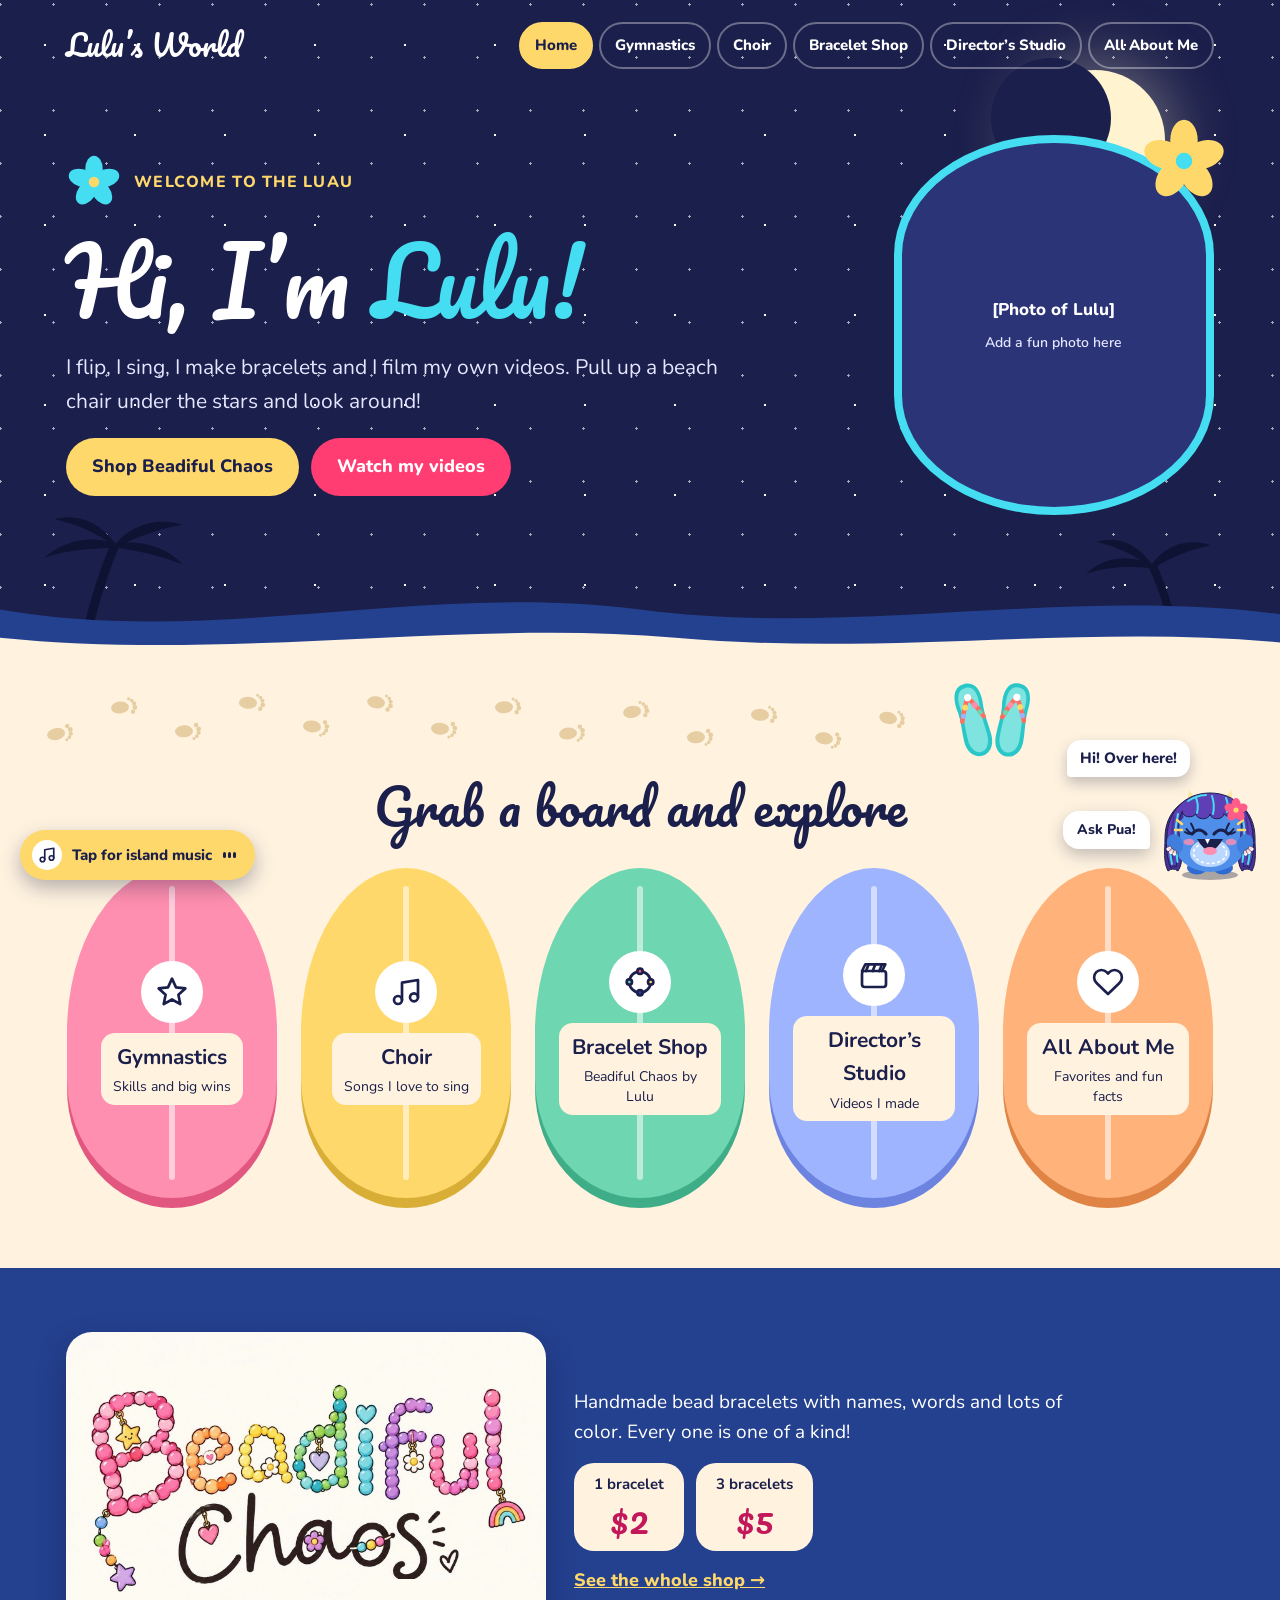
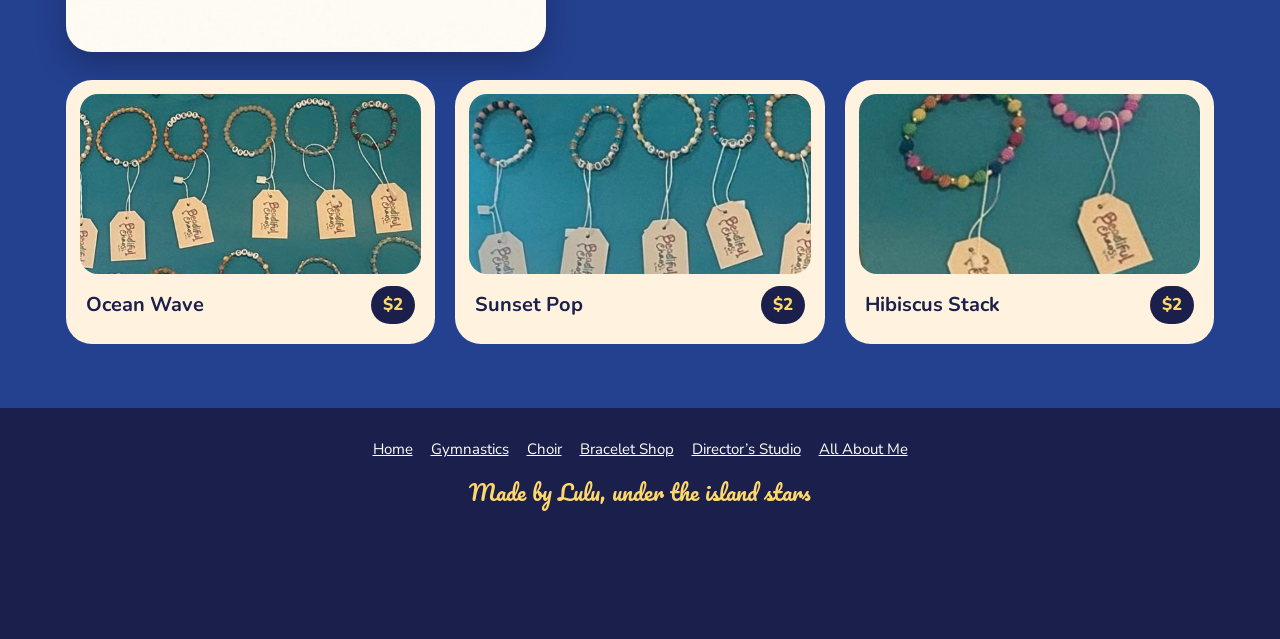
<file: index.html>
<!doctype html>
<html lang="en">
<head>
<meta charset="utf-8">
<meta name="viewport" content="width=device-width, initial-scale=1, viewport-fit=cover">
<meta name="robots" content="noindex, nofollow">
<title>Lulu’s World</title>
<meta name="claude:viewport-fit-sides" content="cover">
<meta name="description" content="Lulu’s e-portfolio: gymnastics, choir, Beadiful Chaos bracelets and her own videos.">
<link rel="preconnect" href="https://fonts.googleapis.com">
<link rel="preconnect" href="https://fonts.gstatic.com" crossorigin>
<link rel="stylesheet" href="https://fonts.googleapis.com/css2?family=Pacifico&amp;family=Nunito:wght@400;600;700;800&amp;display=swap">
<link rel="stylesheet" href="css/site.css?v=3">
</head>
<body>
<header class="sky">
  <div class="moon" aria-hidden="true"></div>
  <div class="wrap">
    <div class="site-header">
      <a class="brand" href="index.html">Lulu’s World</a>
      <nav class="nav" aria-label="Main">
        <a href="index.html" aria-current="page">Home</a>
        <a href="gymnastics.html">Gymnastics</a>
        <a href="choir.html">Choir</a>
        <a href="bracelet-shop.html">Bracelet Shop</a>
        <a href="directors-studio.html">Director’s Studio</a>
        <a href="all-about-me.html">All About Me</a>
      </nav>
    </div>
    <div class="hero">
      <div class="hero-copy">
        <div class="eyebrow"><svg width="56" height="56" viewBox="0 0 64 64" aria-hidden="true" focusable="false"><g transform="translate(32 32)"><ellipse cx="0" cy="-15" rx="10" ry="15" fill="#44DDF1" transform="rotate(0)"></ellipse><ellipse cx="0" cy="-15" rx="10" ry="15" fill="#44DDF1" transform="rotate(72)"></ellipse><ellipse cx="0" cy="-15" rx="10" ry="15" fill="#44DDF1" transform="rotate(144)"></ellipse><ellipse cx="0" cy="-15" rx="10" ry="15" fill="#44DDF1" transform="rotate(216)"></ellipse><ellipse cx="0" cy="-15" rx="10" ry="15" fill="#44DDF1" transform="rotate(288)"></ellipse><circle r="6" fill="#FFD86B"></circle></g></svg><span>Welcome to the luau</span></div>
        <h1>Hi, I’m <span>Lulu!</span></h1>
        <p>I flip, I sing, I make bracelets and I film my own videos. Pull up a beach chair under the stars and look around!</p>
        <div class="btn-row">
          <a class="btn sun" href="bracelet-shop.html">Shop Beadiful Chaos</a>
          <a class="btn hib" href="directors-studio.html">Watch my videos</a>
        </div>
      </div>
      <div class="hero-photo">
        <div class="frame">
          <div class="photo-spot" role="img" aria-label="Photo of Lulu (coming soon)"><span>[Photo of Lulu]</span><small>Add a fun photo here</small></div>
          <svg width="88" height="88" viewBox="0 0 64 64" aria-hidden="true" focusable="false" style="position: absolute; top: -18px; right: -14px;"><g transform="translate(32 32)"><ellipse cx="0" cy="-15" rx="10" ry="15" fill="#FFD86B" transform="rotate(0)"></ellipse><ellipse cx="0" cy="-15" rx="10" ry="15" fill="#FFD86B" transform="rotate(72)"></ellipse><ellipse cx="0" cy="-15" rx="10" ry="15" fill="#FFD86B" transform="rotate(144)"></ellipse><ellipse cx="0" cy="-15" rx="10" ry="15" fill="#FFD86B" transform="rotate(216)"></ellipse><ellipse cx="0" cy="-15" rx="10" ry="15" fill="#FFD86B" transform="rotate(288)"></ellipse><circle r="6" fill="#44DDF1"></circle></g></svg>
        </div>
      </div>
    </div>
  </div>
  <svg class="wave" viewBox="0 0 1440 170" preserveAspectRatio="none" aria-hidden="true" focusable="false">
      <path d="M90 170 C 100 120 112 80 130 40" stroke="#0E1233" stroke-width="10" fill="none"></path>
      <path d="M130 40 C 100 30 70 38 50 55 C 80 45 105 46 128 44 Z M130 40 C 150 18 180 12 205 20 C 180 24 155 32 132 44 Z M130 40 C 110 15 85 8 62 14 C 88 20 108 28 128 42 Z M130 40 C 160 35 190 45 205 62 C 180 52 155 48 132 44 Z" fill="#0E1233"></path>
      <path d="M1330 170 C 1322 130 1312 95 1296 62" stroke="#0E1233" stroke-width="9" fill="none"></path>
      <path d="M1296 62 C 1270 50 1240 55 1222 72 C 1248 64 1272 64 1294 66 Z M1296 62 C 1312 40 1340 34 1362 42 C 1340 46 1318 54 1298 66 Z M1296 62 C 1278 38 1254 32 1234 38 C 1258 44 1276 52 1294 64 Z" fill="#0E1233"></path>
      <path d="M0 110 C 240 150 480 80 720 110 C 960 140 1200 85 1440 115 L1440 170 L0 170 Z" fill="#24418F"></path>
      <path d="M0 140 C 260 165 520 120 760 140 C 1000 160 1220 125 1440 145 L1440 170 L0 170 Z" fill="#FFF3E0"></path>
    </svg>
</header>

<main>
  <section class="sand" style="padding-top: 110px;">
    <div class="footprints" aria-hidden="true">
      <svg width="20" height="32" viewBox="0 0 20 32" style="left: 4%; top: 52px; transform: rotate(78deg);"><ellipse cx="10" cy="21" rx="6" ry="9" fill="#E6CDA2"></ellipse><circle cx="4.5" cy="8.5" r="2.2" fill="#E6CDA2"></circle><circle cx="8.5" cy="6.2" r="2.4" fill="#E6CDA2"></circle><circle cx="12.6" cy="6.6" r="2.1" fill="#E6CDA2"></circle><circle cx="15.8" cy="8.6" r="1.8" fill="#E6CDA2"></circle><circle cx="17.8" cy="11.6" r="1.5" fill="#E6CDA2"></circle></svg>
      <svg width="20" height="32" viewBox="0 0 20 32" style="left: 9%; top: 26px; transform: rotate(84deg) scaleX(-1);"><ellipse cx="10" cy="21" rx="6" ry="9" fill="#E6CDA2"></ellipse><circle cx="4.5" cy="8.5" r="2.2" fill="#E6CDA2"></circle><circle cx="8.5" cy="6.2" r="2.4" fill="#E6CDA2"></circle><circle cx="12.6" cy="6.6" r="2.1" fill="#E6CDA2"></circle><circle cx="15.8" cy="8.6" r="1.8" fill="#E6CDA2"></circle><circle cx="17.8" cy="11.6" r="1.5" fill="#E6CDA2"></circle></svg>
      <svg width="20" height="32" viewBox="0 0 20 32" style="left: 14%; top: 50px; transform: rotate(86deg);"><ellipse cx="10" cy="21" rx="6" ry="9" fill="#E6CDA2"></ellipse><circle cx="4.5" cy="8.5" r="2.2" fill="#E6CDA2"></circle><circle cx="8.5" cy="6.2" r="2.4" fill="#E6CDA2"></circle><circle cx="12.6" cy="6.6" r="2.1" fill="#E6CDA2"></circle><circle cx="15.8" cy="8.6" r="1.8" fill="#E6CDA2"></circle><circle cx="17.8" cy="11.6" r="1.5" fill="#E6CDA2"></circle></svg>
      <svg width="20" height="32" viewBox="0 0 20 32" style="left: 19%; top: 22px; transform: rotate(92deg) scaleX(-1);"><ellipse cx="10" cy="21" rx="6" ry="9" fill="#E6CDA2"></ellipse><circle cx="4.5" cy="8.5" r="2.2" fill="#E6CDA2"></circle><circle cx="8.5" cy="6.2" r="2.4" fill="#E6CDA2"></circle><circle cx="12.6" cy="6.6" r="2.1" fill="#E6CDA2"></circle><circle cx="15.8" cy="8.6" r="1.8" fill="#E6CDA2"></circle><circle cx="17.8" cy="11.6" r="1.5" fill="#E6CDA2"></circle></svg>
      <svg width="20" height="32" viewBox="0 0 20 32" style="left: 24%; top: 46px; transform: rotate(96deg);"><ellipse cx="10" cy="21" rx="6" ry="9" fill="#E6CDA2"></ellipse><circle cx="4.5" cy="8.5" r="2.2" fill="#E6CDA2"></circle><circle cx="8.5" cy="6.2" r="2.4" fill="#E6CDA2"></circle><circle cx="12.6" cy="6.6" r="2.1" fill="#E6CDA2"></circle><circle cx="15.8" cy="8.6" r="1.8" fill="#E6CDA2"></circle><circle cx="17.8" cy="11.6" r="1.5" fill="#E6CDA2"></circle></svg>
      <svg width="20" height="32" viewBox="0 0 20 32" style="left: 29%; top: 22px; transform: rotate(98deg) scaleX(-1);"><ellipse cx="10" cy="21" rx="6" ry="9" fill="#E6CDA2"></ellipse><circle cx="4.5" cy="8.5" r="2.2" fill="#E6CDA2"></circle><circle cx="8.5" cy="6.2" r="2.4" fill="#E6CDA2"></circle><circle cx="12.6" cy="6.6" r="2.1" fill="#E6CDA2"></circle><circle cx="15.8" cy="8.6" r="1.8" fill="#E6CDA2"></circle><circle cx="17.8" cy="11.6" r="1.5" fill="#E6CDA2"></circle></svg>
      <svg width="20" height="32" viewBox="0 0 20 32" style="left: 34%; top: 48px; transform: rotate(94deg);"><ellipse cx="10" cy="21" rx="6" ry="9" fill="#E6CDA2"></ellipse><circle cx="4.5" cy="8.5" r="2.2" fill="#E6CDA2"></circle><circle cx="8.5" cy="6.2" r="2.4" fill="#E6CDA2"></circle><circle cx="12.6" cy="6.6" r="2.1" fill="#E6CDA2"></circle><circle cx="15.8" cy="8.6" r="1.8" fill="#E6CDA2"></circle><circle cx="17.8" cy="11.6" r="1.5" fill="#E6CDA2"></circle></svg>
      <svg width="20" height="32" viewBox="0 0 20 32" style="left: 39%; top: 26px; transform: rotate(88deg) scaleX(-1);"><ellipse cx="10" cy="21" rx="6" ry="9" fill="#E6CDA2"></ellipse><circle cx="4.5" cy="8.5" r="2.2" fill="#E6CDA2"></circle><circle cx="8.5" cy="6.2" r="2.4" fill="#E6CDA2"></circle><circle cx="12.6" cy="6.6" r="2.1" fill="#E6CDA2"></circle><circle cx="15.8" cy="8.6" r="1.8" fill="#E6CDA2"></circle><circle cx="17.8" cy="11.6" r="1.5" fill="#E6CDA2"></circle></svg>
      <svg width="20" height="32" viewBox="0 0 20 32" style="left: 44%; top: 52px; transform: rotate(84deg);"><ellipse cx="10" cy="21" rx="6" ry="9" fill="#E6CDA2"></ellipse><circle cx="4.5" cy="8.5" r="2.2" fill="#E6CDA2"></circle><circle cx="8.5" cy="6.2" r="2.4" fill="#E6CDA2"></circle><circle cx="12.6" cy="6.6" r="2.1" fill="#E6CDA2"></circle><circle cx="15.8" cy="8.6" r="1.8" fill="#E6CDA2"></circle><circle cx="17.8" cy="11.6" r="1.5" fill="#E6CDA2"></circle></svg>
      <svg width="20" height="32" viewBox="0 0 20 32" style="left: 49%; top: 30px; transform: rotate(80deg) scaleX(-1);"><ellipse cx="10" cy="21" rx="6" ry="9" fill="#E6CDA2"></ellipse><circle cx="4.5" cy="8.5" r="2.2" fill="#E6CDA2"></circle><circle cx="8.5" cy="6.2" r="2.4" fill="#E6CDA2"></circle><circle cx="12.6" cy="6.6" r="2.1" fill="#E6CDA2"></circle><circle cx="15.8" cy="8.6" r="1.8" fill="#E6CDA2"></circle><circle cx="17.8" cy="11.6" r="1.5" fill="#E6CDA2"></circle></svg>
      <svg width="20" height="32" viewBox="0 0 20 32" style="left: 54%; top: 56px; transform: rotate(86deg);"><ellipse cx="10" cy="21" rx="6" ry="9" fill="#E6CDA2"></ellipse><circle cx="4.5" cy="8.5" r="2.2" fill="#E6CDA2"></circle><circle cx="8.5" cy="6.2" r="2.4" fill="#E6CDA2"></circle><circle cx="12.6" cy="6.6" r="2.1" fill="#E6CDA2"></circle><circle cx="15.8" cy="8.6" r="1.8" fill="#E6CDA2"></circle><circle cx="17.8" cy="11.6" r="1.5" fill="#E6CDA2"></circle></svg>
      <svg width="20" height="32" viewBox="0 0 20 32" style="left: 59%; top: 34px; transform: rotate(92deg) scaleX(-1);"><ellipse cx="10" cy="21" rx="6" ry="9" fill="#E6CDA2"></ellipse><circle cx="4.5" cy="8.5" r="2.2" fill="#E6CDA2"></circle><circle cx="8.5" cy="6.2" r="2.4" fill="#E6CDA2"></circle><circle cx="12.6" cy="6.6" r="2.1" fill="#E6CDA2"></circle><circle cx="15.8" cy="8.6" r="1.8" fill="#E6CDA2"></circle><circle cx="17.8" cy="11.6" r="1.5" fill="#E6CDA2"></circle></svg>
      <svg width="20" height="32" viewBox="0 0 20 32" style="left: 64%; top: 58px; transform: rotate(98deg);"><ellipse cx="10" cy="21" rx="6" ry="9" fill="#E6CDA2"></ellipse><circle cx="4.5" cy="8.5" r="2.2" fill="#E6CDA2"></circle><circle cx="8.5" cy="6.2" r="2.4" fill="#E6CDA2"></circle><circle cx="12.6" cy="6.6" r="2.1" fill="#E6CDA2"></circle><circle cx="15.8" cy="8.6" r="1.8" fill="#E6CDA2"></circle><circle cx="17.8" cy="11.6" r="1.5" fill="#E6CDA2"></circle></svg>
      <svg width="20" height="32" viewBox="0 0 20 32" style="left: 69%; top: 38px; transform: rotate(102deg) scaleX(-1);"><ellipse cx="10" cy="21" rx="6" ry="9" fill="#E6CDA2"></ellipse><circle cx="4.5" cy="8.5" r="2.2" fill="#E6CDA2"></circle><circle cx="8.5" cy="6.2" r="2.4" fill="#E6CDA2"></circle><circle cx="12.6" cy="6.6" r="2.1" fill="#E6CDA2"></circle><circle cx="15.8" cy="8.6" r="1.8" fill="#E6CDA2"></circle><circle cx="17.8" cy="11.6" r="1.5" fill="#E6CDA2"></circle></svg>
      <svg width="96" height="84" viewBox="0 0 96 84" style="left: 74%; top: 12px;"><g transform="rotate(-14 26 42)"><path d="M26 6 C 38 6 41 18 39 32 C 38 42 40 52 40 62 C 40 74 33 80 26 80 C 19 80 12 74 12 62 C 12 52 14 42 13 32 C 11 18 14 6 26 6 Z" fill="#29C7C7"></path><path d="M26 10 C 35 10 37 19 35.5 31 C 34.5 41 36 51 36 61 C 36 71 31 76 26 76 C 21 76 16 71 16 61 C 16 51 17.5 41 16.5 31 C 15 19 17 10 26 10 Z" fill="#7FE3DF"></path><path d="M26 20 C 22 26 18 34 15 42 M26 20 C 30 26 34 34 37 42" stroke="#FF6F61" stroke-width="4.5" fill="none" stroke-linecap="round"></path><circle cx="26" cy="20" r="3.6" fill="#FFFFFF"></circle><circle cx="21" cy="29" r="3" fill="#FFD86B"></circle><circle cx="31" cy="29" r="3" fill="#FF8FB0"></circle><circle cx="17.5" cy="37" r="2.6" fill="#9FB4FF"></circle><circle cx="34.5" cy="37" r="2.6" fill="#6FD6B2"></circle></g><g transform="translate(40 0) rotate(10 26 42)"><path d="M26 6 C 38 6 41 18 39 32 C 38 42 40 52 40 62 C 40 74 33 80 26 80 C 19 80 12 74 12 62 C 12 52 14 42 13 32 C 11 18 14 6 26 6 Z" fill="#29C7C7"></path><path d="M26 10 C 35 10 37 19 35.5 31 C 34.5 41 36 51 36 61 C 36 71 31 76 26 76 C 21 76 16 71 16 61 C 16 51 17.5 41 16.5 31 C 15 19 17 10 26 10 Z" fill="#7FE3DF"></path><path d="M26 20 C 22 26 18 34 15 42 M26 20 C 30 26 34 34 37 42" stroke="#FF6F61" stroke-width="4.5" fill="none" stroke-linecap="round"></path><circle cx="26" cy="20" r="3.6" fill="#FFFFFF"></circle><circle cx="21" cy="29" r="3" fill="#FF8FB0"></circle><circle cx="31" cy="29" r="3" fill="#FFD86B"></circle><circle cx="17.5" cy="37" r="2.6" fill="#6FD6B2"></circle><circle cx="34.5" cy="37" r="2.6" fill="#9FB4FF"></circle></g></svg>
    </div>
    <div class="wrap stack">
      <h2 class="section-title center">Grab a board and explore</h2>
      <div class="boards">
        <a class="board pink" href="gymnastics.html"><span class="icon"><svg width="32" height="32" viewBox="0 0 24 24" fill="none" stroke="#1B1F4B" stroke-width="2" stroke-linecap="round" stroke-linejoin="round" aria-hidden="true" focusable="false"><path d="M12 2l3 6.5 7 .8-5.2 4.8 1.4 7L12 17.6 5.8 21.1l1.4-7L2 9.3l7-.8z"></path></svg></span><span class="label"><b>Gymnastics</b><span>Skills and big wins</span></span></a>
        <a class="board sun" href="choir.html"><span class="icon"><svg width="32" height="32" viewBox="0 0 24 24" fill="none" stroke="#1B1F4B" stroke-width="2" stroke-linecap="round" stroke-linejoin="round" aria-hidden="true" focusable="false"><path d="M9 18V5l12-2v13"></path><circle cx="6" cy="18" r="3"></circle><circle cx="18" cy="16" r="3"></circle></svg></span><span class="label"><b>Choir</b><span>Songs I love to sing</span></span></a>
        <a class="board mint" href="bracelet-shop.html"><span class="icon"><svg width="32" height="32" viewBox="0 0 24 24" fill="none" stroke="#1B1F4B" stroke-width="2" stroke-linecap="round" stroke-linejoin="round" aria-hidden="true" focusable="false"><circle cx="12" cy="12" r="8"></circle><circle cx="12" cy="4" r="2" fill="#FF5C8A"></circle><circle cx="20" cy="12" r="2" fill="#FFD86B"></circle><circle cx="12" cy="20" r="2" fill="#24418F"></circle><circle cx="4" cy="12" r="2" fill="#6FD6B2"></circle></svg></span><span class="label"><b>Bracelet Shop</b><span>Beadiful Chaos by Lulu</span></span></a>
        <a class="board peri" href="directors-studio.html"><span class="icon"><svg width="32" height="32" viewBox="0 0 24 24" fill="none" stroke="#1B1F4B" stroke-width="2" stroke-linecap="round" stroke-linejoin="round" aria-hidden="true" focusable="false"><rect x="3" y="9" width="18" height="12" rx="2"></rect><path d="M3 9l2.5-5h15L18 9"></path><path d="M8 4l-2 5M13 4l-2 5M18 4l-2 5"></path></svg></span><span class="label"><b>Director’s Studio</b><span>Videos I made</span></span></a>
        <a class="board papaya" href="all-about-me.html"><span class="icon"><svg width="32" height="32" viewBox="0 0 24 24" fill="none" stroke="#1B1F4B" stroke-width="2" stroke-linecap="round" stroke-linejoin="round" aria-hidden="true" focusable="false"><path d="M20.8 4.6a5.5 5.5 0 0 0-7.8 0L12 5.7l-1-1.1a5.5 5.5 0 0 0-7.8 7.8l1 1.1L12 21l7.8-7.5 1-1.1a5.5 5.5 0 0 0 0-7.8z"></path></svg></span><span class="label"><b>All About Me</b><span>Favorites and fun facts</span></span></a>
      </div>
    </div>
  </section>

  <section class="lagoon">
    <div class="wrap">
      <div class="shop-head">
        <h2 class="logo"><img src="images/beadiful-chaos-logo.jpg" alt="Beadiful Chaos" width="1536" height="1024"></h2>
        <div class="shop-side">
          <p>Handmade bead bracelets with names, words and lots of color. Every one is one of a kind!</p>
          <div class="prices">
            <span class="price"><b>1 bracelet</b><span>$2</span></span>
            <span class="price"><b>3 bracelets</b><span>$5</span></span>
          </div>
          <a class="more" href="bracelet-shop.html">See the whole shop →</a>
        </div>
      </div>
      <div class="bracelets">
        <article class="bracelet">
          <img src="images/bracelets-b.jpg" alt="Word bracelets with Beadiful Chaos tags" width="529" height="277" loading="lazy">
          <div class="row"><b>Ocean Wave</b><span>$2</span></div>
        </article>
        <article class="bracelet">
          <img src="images/bracelets-a.jpg" alt="Bead bracelets with Beadiful Chaos tags" width="413" height="270" loading="lazy">
          <div class="row"><b>Sunset Pop</b><span>$2</span></div>
        </article>
        <article class="bracelet">
          <img src="images/bracelets-c.jpg" alt="Rainbow bead bracelet and pink bead bracelet with Beadiful Chaos tags" width="342" height="303" loading="lazy">
          <div class="row"><b>Hibiscus Stack</b><span>$2</span></div>
        </article>
      </div>
    </div>
  </section>
</main>

<footer class="site-footer">
  <div class="wrap">
    <nav aria-label="Footer">
      <a href="index.html">Home</a>
      <a href="gymnastics.html">Gymnastics</a>
      <a href="choir.html">Choir</a>
      <a href="bracelet-shop.html">Bracelet Shop</a>
      <a href="directors-studio.html">Director’s Studio</a>
      <a href="all-about-me.html">All About Me</a>
    </nav>
    Made by Lulu, under the island stars
  </div>
</footer>
<script src="js/pua.js?v=4" defer></script>
</body>
</html>
</file>
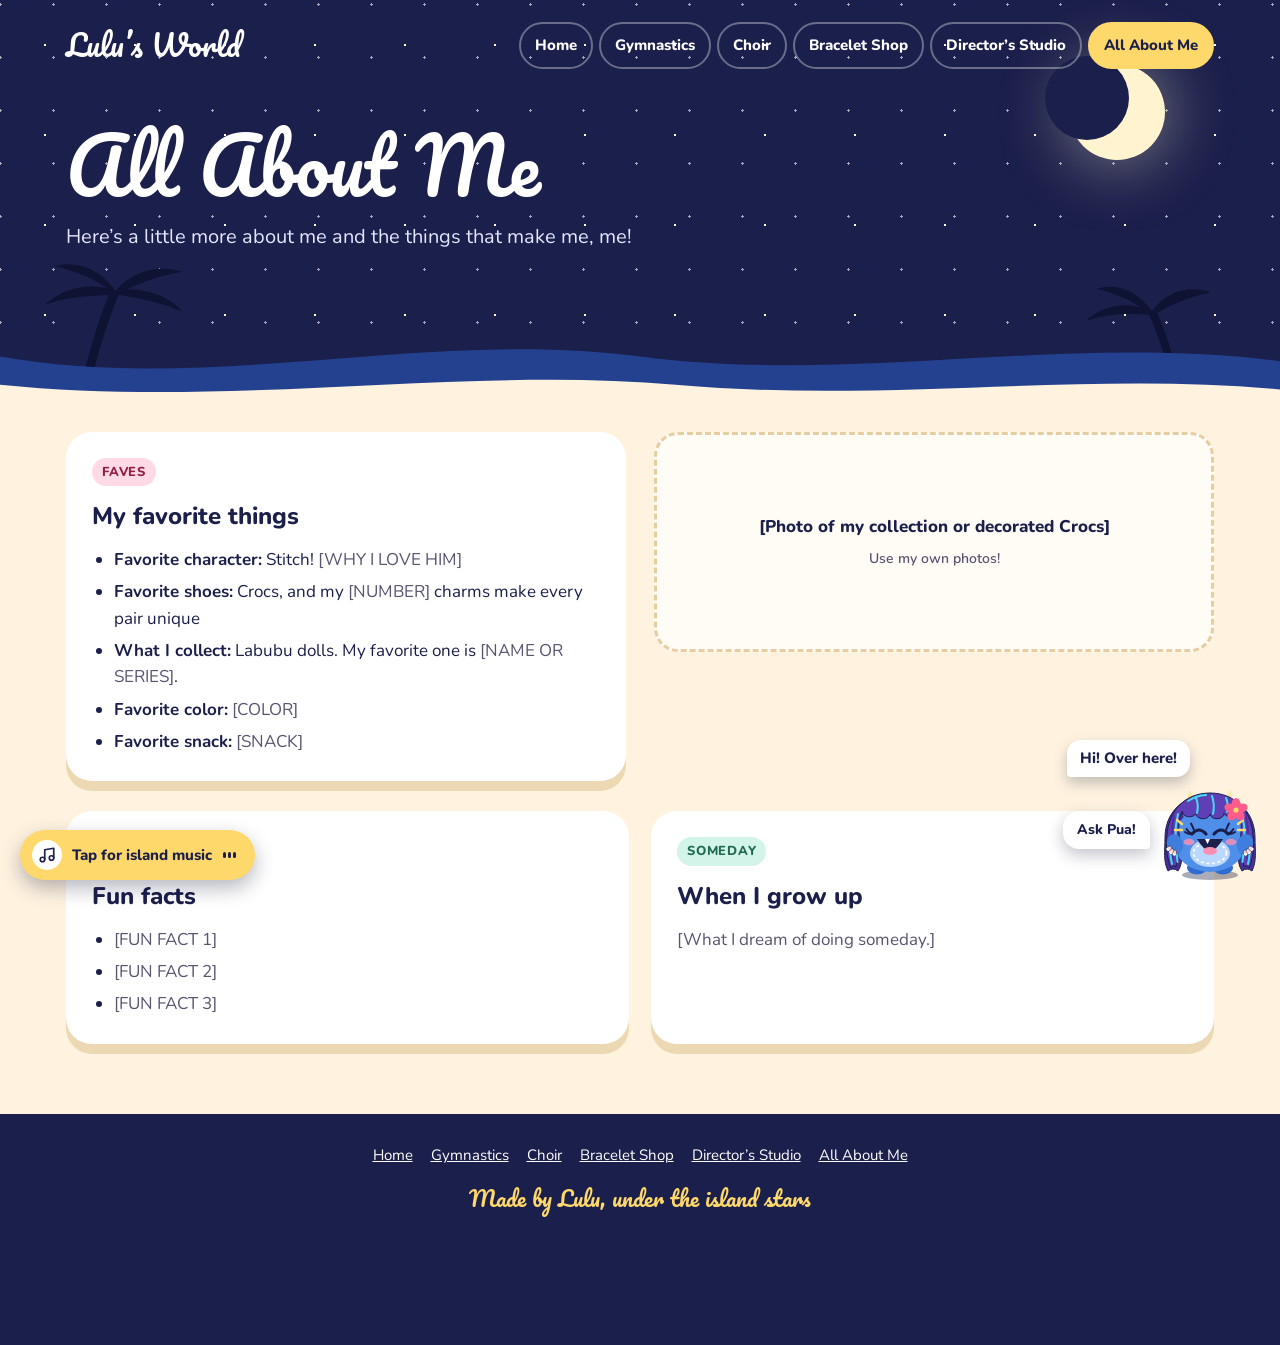
<file: all-about-me.html>
<!doctype html>
<html lang="en">
<head>
<meta charset="utf-8">
<meta name="viewport" content="width=device-width, initial-scale=1, viewport-fit=cover">
<meta name="robots" content="noindex, nofollow">
<title>All About Me · Lulu’s World</title>
<meta name="claude:viewport-fit-sides" content="cover">
<meta name="description" content="Lulu’s favorite things, fun facts and dreams.">
<link rel="preconnect" href="https://fonts.googleapis.com">
<link rel="preconnect" href="https://fonts.gstatic.com" crossorigin>
<link rel="stylesheet" href="https://fonts.googleapis.com/css2?family=Pacifico&amp;family=Nunito:wght@400;600;700;800&amp;display=swap">
<link rel="stylesheet" href="css/site.css?v=3">
</head>
<body>
<header class="sky short">
  <div class="moon" aria-hidden="true"></div>
  <div class="wrap">
    <div class="site-header">
      <a class="brand" href="index.html">Lulu’s World</a>
      <nav class="nav" aria-label="Main">
        <a href="index.html">Home</a>
        <a href="gymnastics.html">Gymnastics</a>
        <a href="choir.html">Choir</a>
        <a href="bracelet-shop.html">Bracelet Shop</a>
        <a href="directors-studio.html">Director’s Studio</a>
        <a href="all-about-me.html" aria-current="page">All About Me</a>
      </nav>
    </div>
    <div class="page-hero">
      <h1>All About Me</h1>
      <p>Here’s a little more about me and the things that make me, me!</p>
    </div>
  </div>
  <svg class="wave" viewBox="0 0 1440 170" preserveAspectRatio="none" aria-hidden="true" focusable="false">
      <path d="M90 170 C 100 120 112 80 130 40" stroke="#0E1233" stroke-width="10" fill="none"></path>
      <path d="M130 40 C 100 30 70 38 50 55 C 80 45 105 46 128 44 Z M130 40 C 150 18 180 12 205 20 C 180 24 155 32 132 44 Z M130 40 C 110 15 85 8 62 14 C 88 20 108 28 128 42 Z M130 40 C 160 35 190 45 205 62 C 180 52 155 48 132 44 Z" fill="#0E1233"></path>
      <path d="M1330 170 C 1322 130 1312 95 1296 62" stroke="#0E1233" stroke-width="9" fill="none"></path>
      <path d="M1296 62 C 1270 50 1240 55 1222 72 C 1248 64 1272 64 1294 66 Z M1296 62 C 1312 40 1340 34 1362 42 C 1340 46 1318 54 1298 66 Z M1296 62 C 1278 38 1254 32 1234 38 C 1258 44 1276 52 1294 64 Z" fill="#0E1233"></path>
      <path d="M0 110 C 240 150 480 80 720 110 C 960 140 1200 85 1440 115 L1440 170 L0 170 Z" fill="#24418F"></path>
      <path d="M0 140 C 260 165 520 120 760 140 C 1000 160 1220 125 1440 145 L1440 170 L0 170 Z" fill="#FFF3E0"></path>
    </svg>
</header>

<main>
  <section class="sand first">
    <div class="wrap stack">
      <div class="two-col">
        <article class="card">
          <span class="tag pink">Faves</span>
          <h2>My favorite things</h2>
          <ul>
            <li><b>Favorite character:</b> Stitch! <span class="fill">[WHY I LOVE HIM]</span></li>
            <li><b>Favorite shoes:</b> Crocs, and my <span class="fill">[NUMBER]</span> charms make every pair unique</li>
            <li><b>What I collect:</b> Labubu dolls. My favorite one is <span class="fill">[NAME OR SERIES]</span>.</li>
            <li><b>Favorite color:</b> <span class="fill">[COLOR]</span></li>
            <li><b>Favorite snack:</b> <span class="fill">[SNACK]</span></li>
          </ul>
        </article>
        <div class="photo-spot" role="img" aria-label="Photo of my collection or decorated Crocs (coming soon)"><span>[Photo of my collection or decorated Crocs]</span><small>Use my own photos!</small></div>
      </div>
      <div class="cards">
        <article class="card">
          <span class="tag sun">Did you know?</span>
          <h2>Fun facts</h2>
          <ul><li><span class="fill">[FUN FACT 1]</span></li><li><span class="fill">[FUN FACT 2]</span></li><li><span class="fill">[FUN FACT 3]</span></li></ul>
        </article>
        <article class="card">
          <span class="tag mint">Someday</span>
          <h2>When I grow up</h2>
          <p><span class="fill">[What I dream of doing someday.]</span></p>
        </article>
      </div>
    </div>
  </section>
</main>

<footer class="site-footer">
  <div class="wrap">
    <nav aria-label="Footer">
      <a href="index.html">Home</a>
      <a href="gymnastics.html">Gymnastics</a>
      <a href="choir.html">Choir</a>
      <a href="bracelet-shop.html">Bracelet Shop</a>
      <a href="directors-studio.html">Director’s Studio</a>
      <a href="all-about-me.html">All About Me</a>
    </nav>
    Made by Lulu, under the island stars
  </div>
</footer>
<script src="js/pua.js?v=4" defer></script>
</body>
</html>
</file>
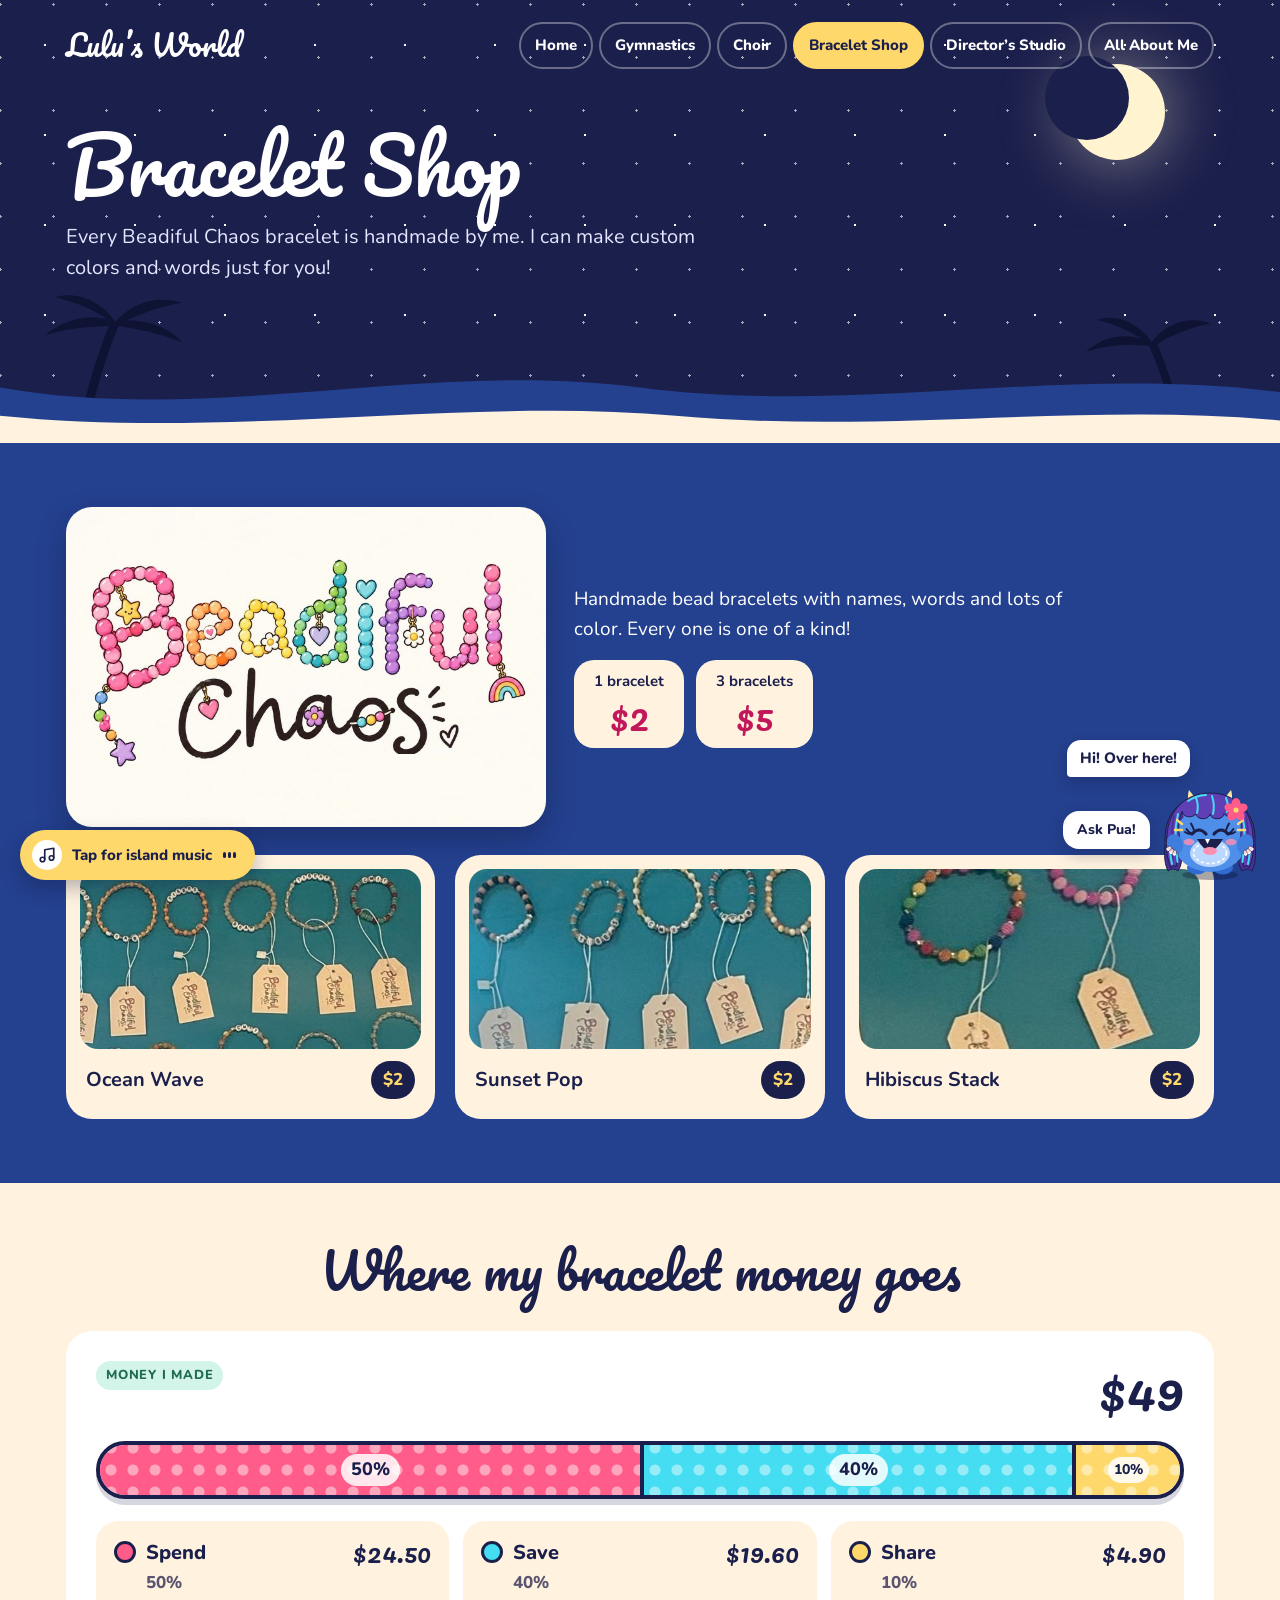
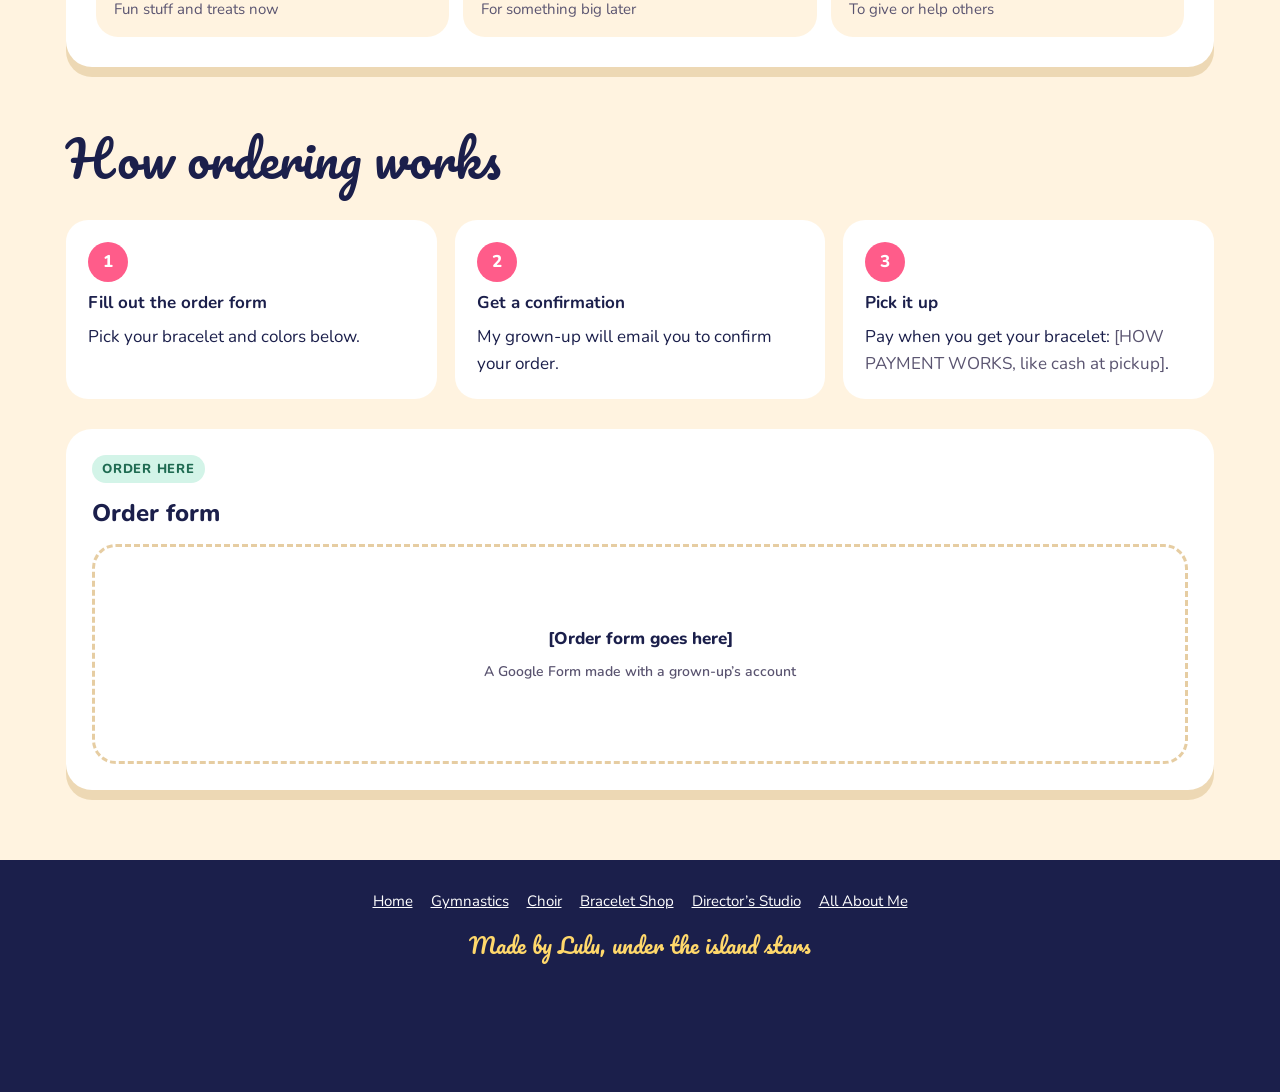
<file: bracelet-shop.html>
<!doctype html>
<html lang="en">
<head>
<meta charset="utf-8">
<meta name="viewport" content="width=device-width, initial-scale=1, viewport-fit=cover">
<meta name="robots" content="noindex, nofollow">
<title>Bracelet Shop · Lulu’s World</title>
<meta name="claude:viewport-fit-sides" content="cover">
<meta name="description" content="Beadiful Chaos handmade bracelets: 1 for $2, 3 for $5.">
<link rel="preconnect" href="https://fonts.googleapis.com">
<link rel="preconnect" href="https://fonts.gstatic.com" crossorigin>
<link rel="stylesheet" href="https://fonts.googleapis.com/css2?family=Pacifico&amp;family=Nunito:wght@400;600;700;800&amp;display=swap">
<link rel="stylesheet" href="css/site.css?v=3">
</head>
<body>
<header class="sky short">
  <div class="moon" aria-hidden="true"></div>
  <div class="wrap">
    <div class="site-header">
      <a class="brand" href="index.html">Lulu’s World</a>
      <nav class="nav" aria-label="Main">
        <a href="index.html">Home</a>
        <a href="gymnastics.html">Gymnastics</a>
        <a href="choir.html">Choir</a>
        <a href="bracelet-shop.html" aria-current="page">Bracelet Shop</a>
        <a href="directors-studio.html">Director’s Studio</a>
        <a href="all-about-me.html">All About Me</a>
      </nav>
    </div>
    <div class="page-hero">
      <h1>Bracelet Shop</h1>
      <p>Every Beadiful Chaos bracelet is handmade by me. I can make custom colors and words just for you!</p>
    </div>
  </div>
  <svg class="wave" viewBox="0 0 1440 170" preserveAspectRatio="none" aria-hidden="true" focusable="false">
      <path d="M90 170 C 100 120 112 80 130 40" stroke="#0E1233" stroke-width="10" fill="none"></path>
      <path d="M130 40 C 100 30 70 38 50 55 C 80 45 105 46 128 44 Z M130 40 C 150 18 180 12 205 20 C 180 24 155 32 132 44 Z M130 40 C 110 15 85 8 62 14 C 88 20 108 28 128 42 Z M130 40 C 160 35 190 45 205 62 C 180 52 155 48 132 44 Z" fill="#0E1233"></path>
      <path d="M1330 170 C 1322 130 1312 95 1296 62" stroke="#0E1233" stroke-width="9" fill="none"></path>
      <path d="M1296 62 C 1270 50 1240 55 1222 72 C 1248 64 1272 64 1294 66 Z M1296 62 C 1312 40 1340 34 1362 42 C 1340 46 1318 54 1298 66 Z M1296 62 C 1278 38 1254 32 1234 38 C 1258 44 1276 52 1294 64 Z" fill="#0E1233"></path>
      <path d="M0 110 C 240 150 480 80 720 110 C 960 140 1200 85 1440 115 L1440 170 L0 170 Z" fill="#24418F"></path>
      <path d="M0 140 C 260 165 520 120 760 140 C 1000 160 1220 125 1440 145 L1440 170 L0 170 Z" fill="#FFF3E0"></path>
    </svg>
</header>

<main>
  <section class="lagoon">
    <div class="wrap">
      <div class="shop-head">
        <h2 class="logo"><img src="images/beadiful-chaos-logo.jpg" alt="Beadiful Chaos" width="1536" height="1024"></h2>
        <div class="shop-side">
          <p>Handmade bead bracelets with names, words and lots of color. Every one is one of a kind!</p>
          <div class="prices">
            <span class="price"><b>1 bracelet</b><span>$2</span></span>
            <span class="price"><b>3 bracelets</b><span>$5</span></span>
          </div>
        </div>
      </div>
      <div class="bracelets">
        <article class="bracelet">
          <img src="images/bracelets-b.jpg" alt="Word bracelets with Beadiful Chaos tags" width="529" height="277" loading="lazy">
          <div class="row"><b>Ocean Wave</b><span>$2</span></div>
        </article>
        <article class="bracelet">
          <img src="images/bracelets-a.jpg" alt="Bead bracelets with Beadiful Chaos tags" width="413" height="270" loading="lazy">
          <div class="row"><b>Sunset Pop</b><span>$2</span></div>
        </article>
        <article class="bracelet">
          <img src="images/bracelets-c.jpg" alt="Rainbow bead bracelet and pink bead bracelet with Beadiful Chaos tags" width="342" height="303" loading="lazy">
          <div class="row"><b>Hibiscus Stack</b><span>$2</span></div>
        </article>
      </div>
    </div>
  </section>

  <section class="sand money">
    <div class="wrap stack">
      <h2 class="section-title center">Where my bracelet money goes</h2>
      <article class="card money-card">
        <div class="money-total">
          <span class="tag mint">Money I made</span>
          <b>$49</b>
        </div>
        <div class="money-bar" role="img" aria-label="Savings bar: Spend 50% ($24.50), Save 40% ($19.60), Share 10% ($4.90) of $49">
          <span class="seg spend" style="--w:50%"><b>50%</b></span>
          <span class="seg save" style="--w:40%"><b>40%</b></span>
          <span class="seg share" style="--w:10%"><b>10%</b></span>
        </div>
        <ul class="money-jars">
          <li class="jar spend"><span class="dot" aria-hidden="true"></span><b>Spend</b><span class="amt">$24.50</span><span class="pct">50%</span><small>Fun stuff and treats now</small></li>
          <li class="jar save"><span class="dot" aria-hidden="true"></span><b>Save</b><span class="amt">$19.60</span><span class="pct">40%</span><small>For something big later</small></li>
          <li class="jar share"><span class="dot" aria-hidden="true"></span><b>Share</b><span class="amt">$4.90</span><span class="pct">10%</span><small>To give or help others</small></li>
        </ul>
      </article>
    </div>
  </section>

  <section class="sand">
    <div class="wrap stack">
      <h2 class="section-title">How ordering works</h2>
      <ol class="steps">
        <li><b>Fill out the order form</b><span>Pick your bracelet and colors below.</span></li>
        <li><b>Get a confirmation</b><span>My grown-up will email you to confirm your order.</span></li>
        <li><b>Pick it up</b><span>Pay when you get your bracelet: <span class="fill">[HOW PAYMENT WORKS, like cash at pickup]</span>.</span></li>
      </ol>
      <article class="card">
        <span class="tag mint">Order here</span>
        <h2>Order form</h2>
        <div class="photo-spot" role="img" aria-label="Order form goes here (coming soon)"><span>[Order form goes here]</span><small>A Google Form made with a grown-up’s account</small></div>
      </article>
    </div>
  </section>
</main>

<footer class="site-footer">
  <div class="wrap">
    <nav aria-label="Footer">
      <a href="index.html">Home</a>
      <a href="gymnastics.html">Gymnastics</a>
      <a href="choir.html">Choir</a>
      <a href="bracelet-shop.html">Bracelet Shop</a>
      <a href="directors-studio.html">Director’s Studio</a>
      <a href="all-about-me.html">All About Me</a>
    </nav>
    Made by Lulu, under the island stars
  </div>
</footer>
<script src="js/pua.js?v=4" defer></script>
</body>
</html>
</file>
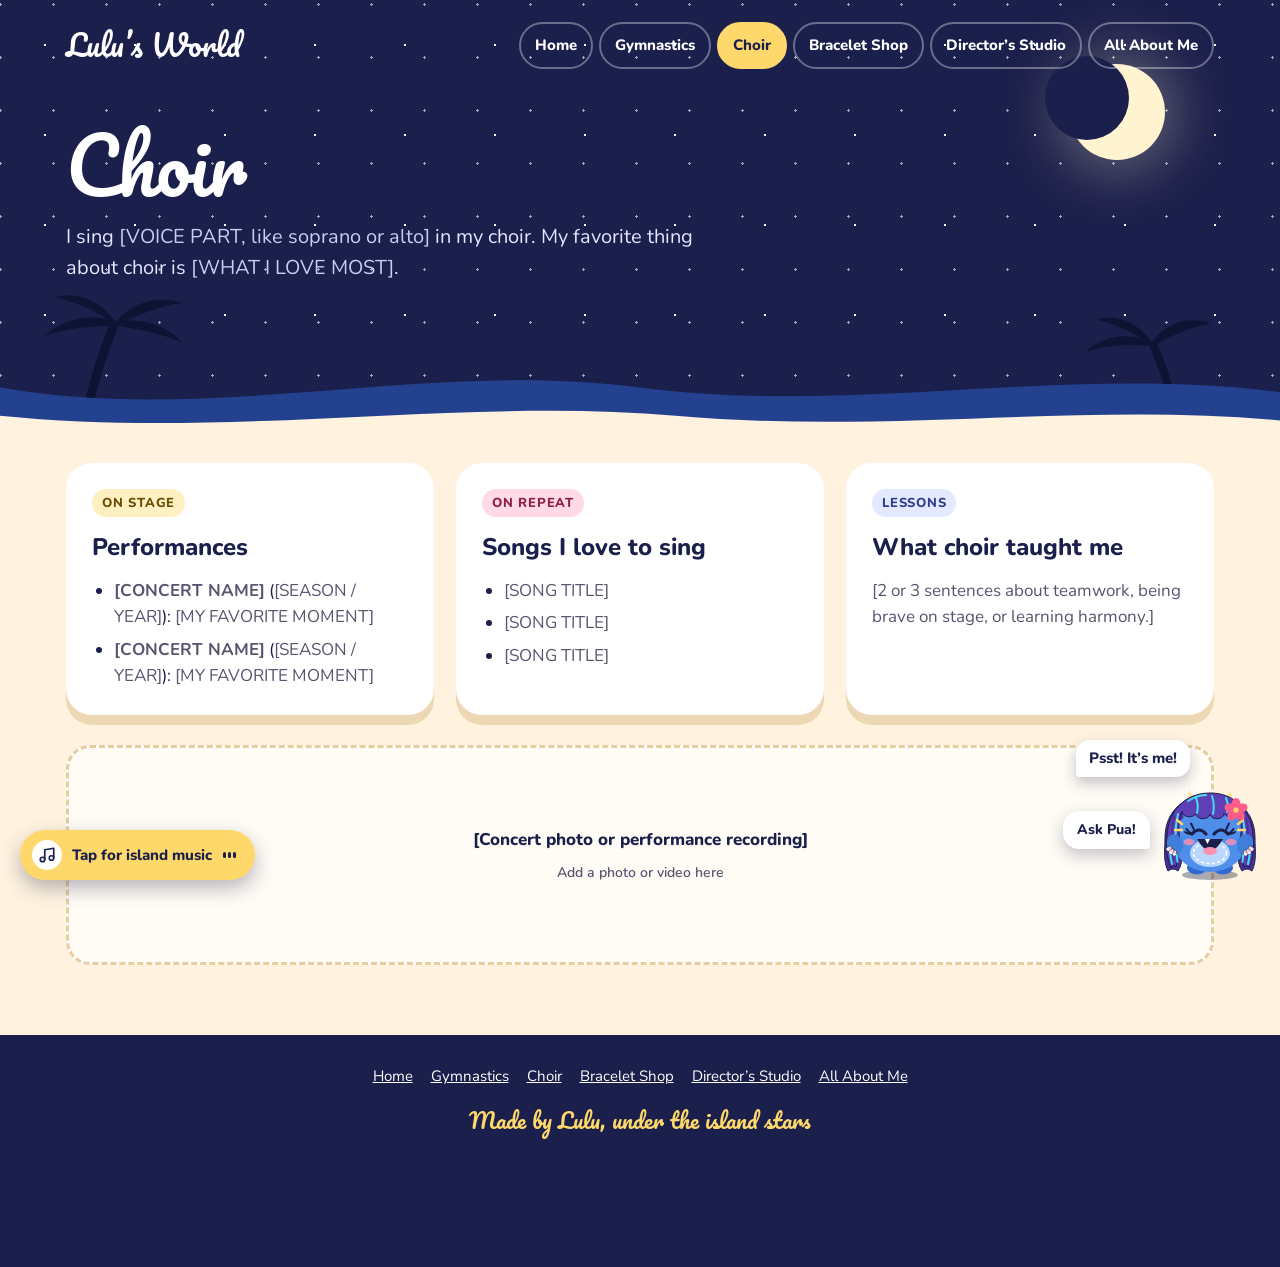
<file: choir.html>
<!doctype html>
<html lang="en">
<head>
<meta charset="utf-8">
<meta name="viewport" content="width=device-width, initial-scale=1, viewport-fit=cover">
<meta name="robots" content="noindex, nofollow">
<title>Choir · Lulu’s World</title>
<meta name="claude:viewport-fit-sides" content="cover">
<meta name="description" content="Lulu’s choir performances and favorite songs.">
<link rel="preconnect" href="https://fonts.googleapis.com">
<link rel="preconnect" href="https://fonts.gstatic.com" crossorigin>
<link rel="stylesheet" href="https://fonts.googleapis.com/css2?family=Pacifico&amp;family=Nunito:wght@400;600;700;800&amp;display=swap">
<link rel="stylesheet" href="css/site.css?v=3">
</head>
<body>
<header class="sky short">
  <div class="moon" aria-hidden="true"></div>
  <div class="wrap">
    <div class="site-header">
      <a class="brand" href="index.html">Lulu’s World</a>
      <nav class="nav" aria-label="Main">
        <a href="index.html">Home</a>
        <a href="gymnastics.html">Gymnastics</a>
        <a href="choir.html" aria-current="page">Choir</a>
        <a href="bracelet-shop.html">Bracelet Shop</a>
        <a href="directors-studio.html">Director’s Studio</a>
        <a href="all-about-me.html">All About Me</a>
      </nav>
    </div>
    <div class="page-hero">
      <h1>Choir</h1>
      <p>I sing <span class="fill">[VOICE PART, like soprano or alto]</span> in my choir. My favorite thing about choir is <span class="fill">[WHAT I LOVE MOST]</span>.</p>
    </div>
  </div>
  <svg class="wave" viewBox="0 0 1440 170" preserveAspectRatio="none" aria-hidden="true" focusable="false">
      <path d="M90 170 C 100 120 112 80 130 40" stroke="#0E1233" stroke-width="10" fill="none"></path>
      <path d="M130 40 C 100 30 70 38 50 55 C 80 45 105 46 128 44 Z M130 40 C 150 18 180 12 205 20 C 180 24 155 32 132 44 Z M130 40 C 110 15 85 8 62 14 C 88 20 108 28 128 42 Z M130 40 C 160 35 190 45 205 62 C 180 52 155 48 132 44 Z" fill="#0E1233"></path>
      <path d="M1330 170 C 1322 130 1312 95 1296 62" stroke="#0E1233" stroke-width="9" fill="none"></path>
      <path d="M1296 62 C 1270 50 1240 55 1222 72 C 1248 64 1272 64 1294 66 Z M1296 62 C 1312 40 1340 34 1362 42 C 1340 46 1318 54 1298 66 Z M1296 62 C 1278 38 1254 32 1234 38 C 1258 44 1276 52 1294 64 Z" fill="#0E1233"></path>
      <path d="M0 110 C 240 150 480 80 720 110 C 960 140 1200 85 1440 115 L1440 170 L0 170 Z" fill="#24418F"></path>
      <path d="M0 140 C 260 165 520 120 760 140 C 1000 160 1220 125 1440 145 L1440 170 L0 170 Z" fill="#FFF3E0"></path>
    </svg>
</header>

<main>
  <section class="sand first">
    <div class="wrap stack">
      <div class="cards">
        <article class="card">
          <span class="tag sun">On stage</span>
          <h2>Performances</h2>
          <ul>
            <li><b><span class="fill">[CONCERT NAME]</span></b> (<span class="fill">[SEASON / YEAR]</span>): <span class="fill">[MY FAVORITE MOMENT]</span></li>
            <li><b><span class="fill">[CONCERT NAME]</span></b> (<span class="fill">[SEASON / YEAR]</span>): <span class="fill">[MY FAVORITE MOMENT]</span></li>
          </ul>
        </article>
        <article class="card">
          <span class="tag pink">On repeat</span>
          <h2>Songs I love to sing</h2>
          <ul><li><span class="fill">[SONG TITLE]</span></li><li><span class="fill">[SONG TITLE]</span></li><li><span class="fill">[SONG TITLE]</span></li></ul>
        </article>
        <article class="card">
          <span class="tag peri">Lessons</span>
          <h2>What choir taught me</h2>
          <p><span class="fill">[2 or 3 sentences about teamwork, being brave on stage, or learning harmony.]</span></p>
        </article>
      </div>
      <div class="photo-spot" role="img" aria-label="Concert photo or performance recording (coming soon)"><span>[Concert photo or performance recording]</span><small>Add a photo or video here</small></div>
    </div>
  </section>
</main>

<footer class="site-footer">
  <div class="wrap">
    <nav aria-label="Footer">
      <a href="index.html">Home</a>
      <a href="gymnastics.html">Gymnastics</a>
      <a href="choir.html">Choir</a>
      <a href="bracelet-shop.html">Bracelet Shop</a>
      <a href="directors-studio.html">Director’s Studio</a>
      <a href="all-about-me.html">All About Me</a>
    </nav>
    Made by Lulu, under the island stars
  </div>
</footer>
<script src="js/pua.js?v=4" defer></script>
</body>
</html>
</file>
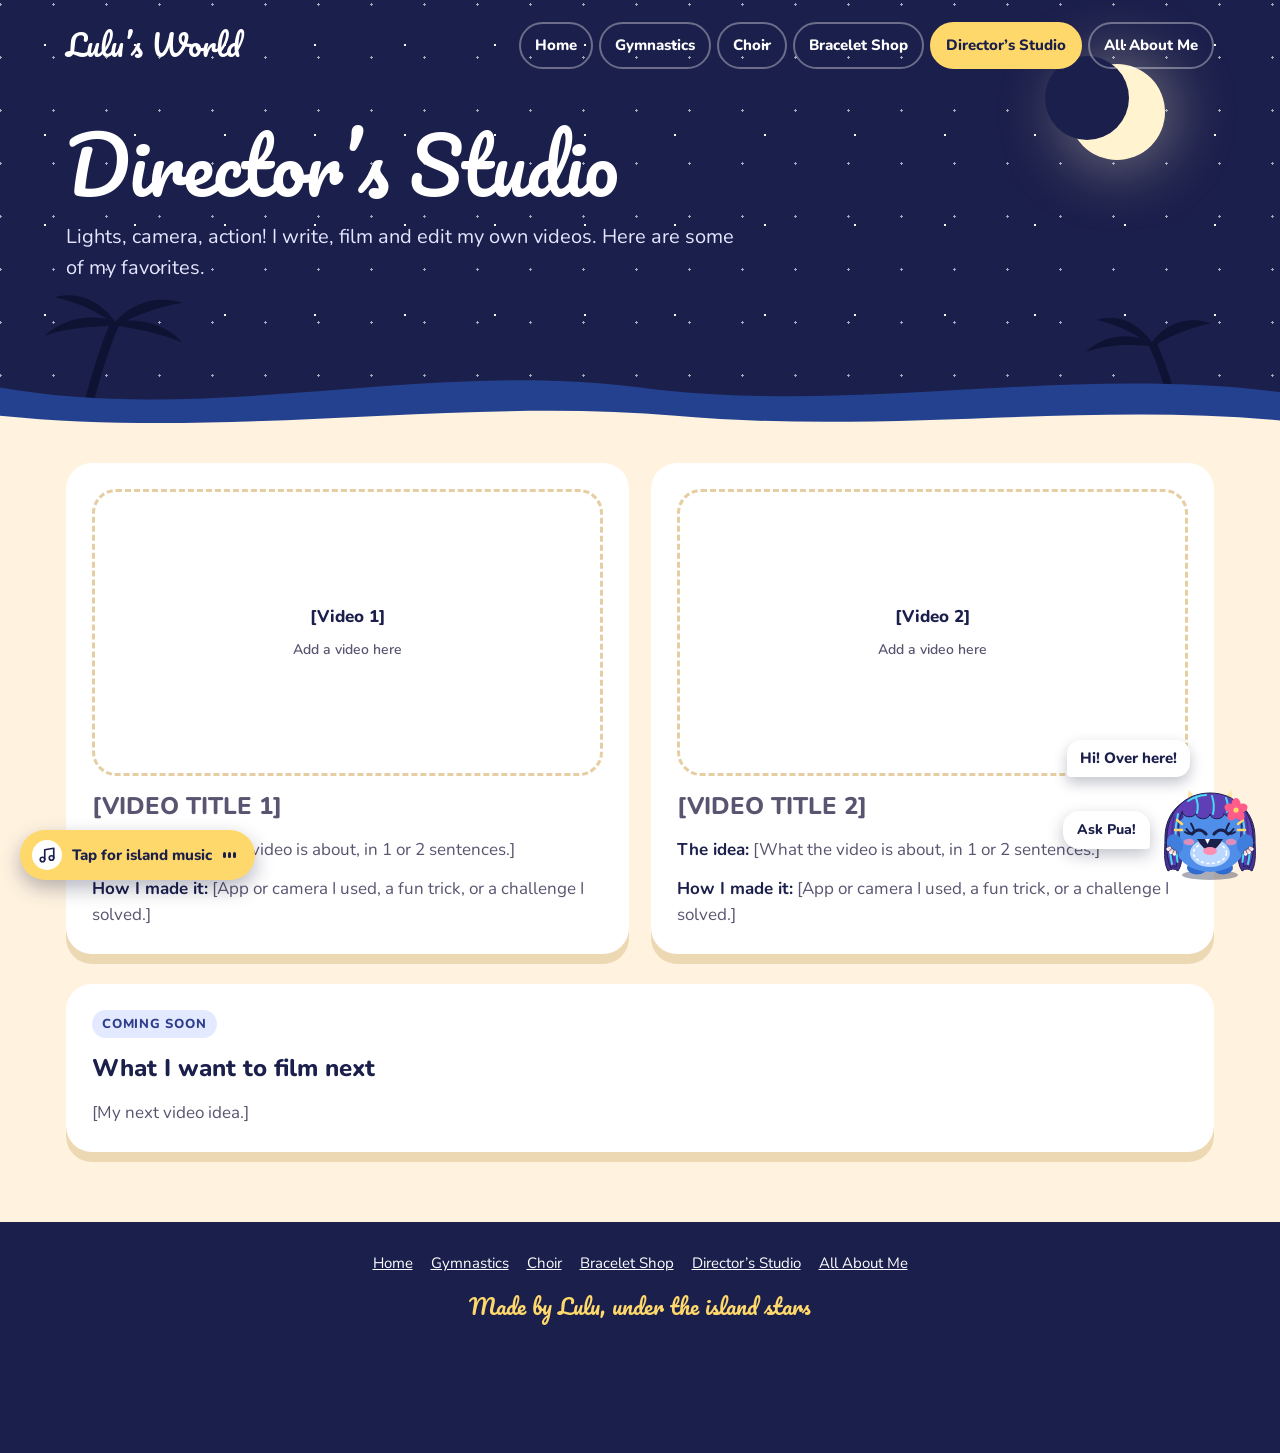
<file: directors-studio.html>
<!doctype html>
<html lang="en">
<head>
<meta charset="utf-8">
<meta name="viewport" content="width=device-width, initial-scale=1, viewport-fit=cover">
<meta name="robots" content="noindex, nofollow">
<title>Director’s Studio · Lulu’s World</title>
<meta name="claude:viewport-fit-sides" content="cover">
<meta name="description" content="Videos Lulu wrote, filmed and edited herself.">
<link rel="preconnect" href="https://fonts.googleapis.com">
<link rel="preconnect" href="https://fonts.gstatic.com" crossorigin>
<link rel="stylesheet" href="https://fonts.googleapis.com/css2?family=Pacifico&amp;family=Nunito:wght@400;600;700;800&amp;display=swap">
<link rel="stylesheet" href="css/site.css?v=3">
</head>
<body>
<header class="sky short">
  <div class="moon" aria-hidden="true"></div>
  <div class="wrap">
    <div class="site-header">
      <a class="brand" href="index.html">Lulu’s World</a>
      <nav class="nav" aria-label="Main">
        <a href="index.html">Home</a>
        <a href="gymnastics.html">Gymnastics</a>
        <a href="choir.html">Choir</a>
        <a href="bracelet-shop.html">Bracelet Shop</a>
        <a href="directors-studio.html" aria-current="page">Director’s Studio</a>
        <a href="all-about-me.html">All About Me</a>
      </nav>
    </div>
    <div class="page-hero">
      <h1>Director’s Studio</h1>
      <p>Lights, camera, action! I write, film and edit my own videos. Here are some of my favorites.</p>
    </div>
  </div>
  <svg class="wave" viewBox="0 0 1440 170" preserveAspectRatio="none" aria-hidden="true" focusable="false">
      <path d="M90 170 C 100 120 112 80 130 40" stroke="#0E1233" stroke-width="10" fill="none"></path>
      <path d="M130 40 C 100 30 70 38 50 55 C 80 45 105 46 128 44 Z M130 40 C 150 18 180 12 205 20 C 180 24 155 32 132 44 Z M130 40 C 110 15 85 8 62 14 C 88 20 108 28 128 42 Z M130 40 C 160 35 190 45 205 62 C 180 52 155 48 132 44 Z" fill="#0E1233"></path>
      <path d="M1330 170 C 1322 130 1312 95 1296 62" stroke="#0E1233" stroke-width="9" fill="none"></path>
      <path d="M1296 62 C 1270 50 1240 55 1222 72 C 1248 64 1272 64 1294 66 Z M1296 62 C 1312 40 1340 34 1362 42 C 1340 46 1318 54 1298 66 Z M1296 62 C 1278 38 1254 32 1234 38 C 1258 44 1276 52 1294 64 Z" fill="#0E1233"></path>
      <path d="M0 110 C 240 150 480 80 720 110 C 960 140 1200 85 1440 115 L1440 170 L0 170 Z" fill="#24418F"></path>
      <path d="M0 140 C 260 165 520 120 760 140 C 1000 160 1220 125 1440 145 L1440 170 L0 170 Z" fill="#FFF3E0"></path>
    </svg>
</header>

<main>
  <section class="sand first">
    <div class="wrap stack">
      <div class="cards">
        <article class="card">
          <div class="photo-spot video" role="img" aria-label="Video 1 (coming soon)"><span>[Video 1]</span><small>Add a video here</small></div>
          <h2><span class="fill">[VIDEO TITLE 1]</span></h2>
          <p><b>The idea:</b> <span class="fill">[What the video is about, in 1 or 2 sentences.]</span></p>
          <p><b>How I made it:</b> <span class="fill">[App or camera I used, a fun trick, or a challenge I solved.]</span></p>
        </article>
        <article class="card">
          <div class="photo-spot video" role="img" aria-label="Video 2 (coming soon)"><span>[Video 2]</span><small>Add a video here</small></div>
          <h2><span class="fill">[VIDEO TITLE 2]</span></h2>
          <p><b>The idea:</b> <span class="fill">[What the video is about, in 1 or 2 sentences.]</span></p>
          <p><b>How I made it:</b> <span class="fill">[App or camera I used, a fun trick, or a challenge I solved.]</span></p>
        </article>
      </div>
      <article class="card">
        <span class="tag peri">Coming soon</span>
        <h2>What I want to film next</h2>
        <p><span class="fill">[My next video idea.]</span></p>
      </article>
    </div>
  </section>
</main>

<footer class="site-footer">
  <div class="wrap">
    <nav aria-label="Footer">
      <a href="index.html">Home</a>
      <a href="gymnastics.html">Gymnastics</a>
      <a href="choir.html">Choir</a>
      <a href="bracelet-shop.html">Bracelet Shop</a>
      <a href="directors-studio.html">Director’s Studio</a>
      <a href="all-about-me.html">All About Me</a>
    </nav>
    Made by Lulu, under the island stars
  </div>
</footer>
<script src="js/pua.js?v=4" defer></script>
</body>
</html>
</file>
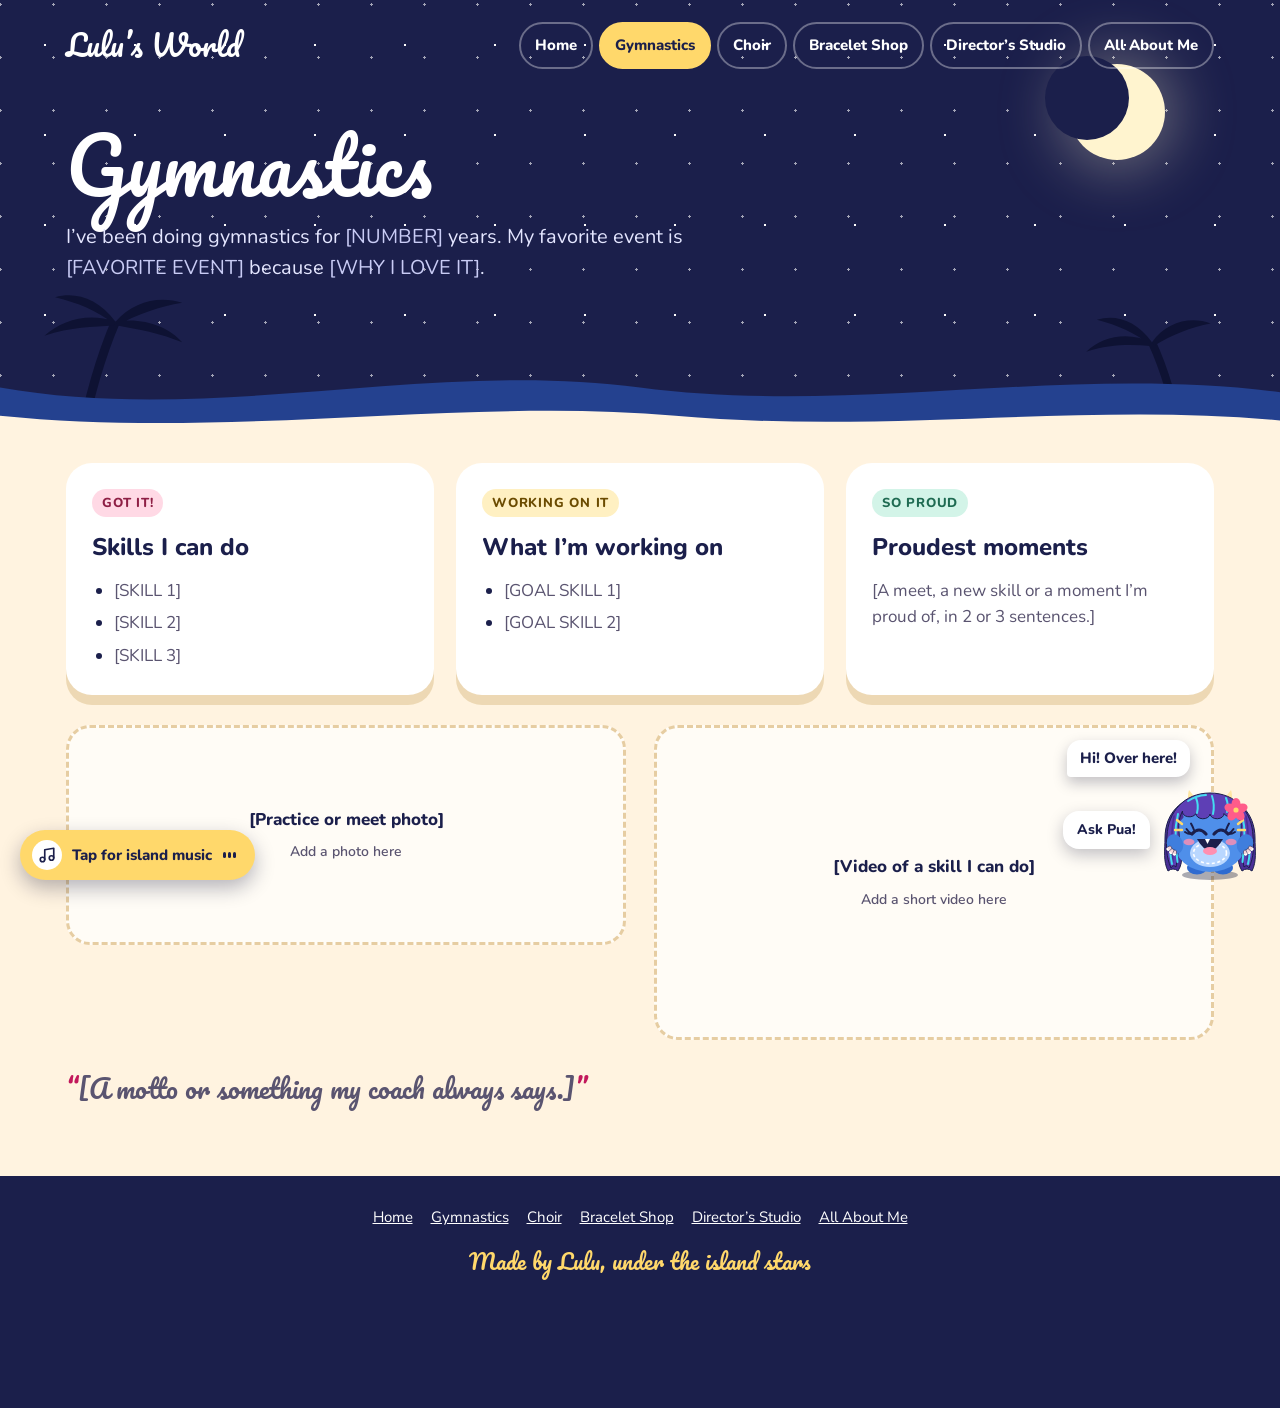
<file: gymnastics.html>
<!doctype html>
<html lang="en">
<head>
<meta charset="utf-8">
<meta name="viewport" content="width=device-width, initial-scale=1, viewport-fit=cover">
<meta name="robots" content="noindex, nofollow">
<title>Gymnastics · Lulu’s World</title>
<meta name="claude:viewport-fit-sides" content="cover">
<meta name="description" content="Lulu’s gymnastics skills, goals and proudest moments.">
<link rel="preconnect" href="https://fonts.googleapis.com">
<link rel="preconnect" href="https://fonts.gstatic.com" crossorigin>
<link rel="stylesheet" href="https://fonts.googleapis.com/css2?family=Pacifico&amp;family=Nunito:wght@400;600;700;800&amp;display=swap">
<link rel="stylesheet" href="css/site.css?v=3">
</head>
<body>
<header class="sky short">
  <div class="moon" aria-hidden="true"></div>
  <div class="wrap">
    <div class="site-header">
      <a class="brand" href="index.html">Lulu’s World</a>
      <nav class="nav" aria-label="Main">
        <a href="index.html">Home</a>
        <a href="gymnastics.html" aria-current="page">Gymnastics</a>
        <a href="choir.html">Choir</a>
        <a href="bracelet-shop.html">Bracelet Shop</a>
        <a href="directors-studio.html">Director’s Studio</a>
        <a href="all-about-me.html">All About Me</a>
      </nav>
    </div>
    <div class="page-hero">
      <h1>Gymnastics</h1>
      <p>I’ve been doing gymnastics for <span class="fill">[NUMBER]</span> years. My favorite event is <span class="fill">[FAVORITE EVENT]</span> because <span class="fill">[WHY I LOVE IT]</span>.</p>
    </div>
  </div>
  <svg class="wave" viewBox="0 0 1440 170" preserveAspectRatio="none" aria-hidden="true" focusable="false">
      <path d="M90 170 C 100 120 112 80 130 40" stroke="#0E1233" stroke-width="10" fill="none"></path>
      <path d="M130 40 C 100 30 70 38 50 55 C 80 45 105 46 128 44 Z M130 40 C 150 18 180 12 205 20 C 180 24 155 32 132 44 Z M130 40 C 110 15 85 8 62 14 C 88 20 108 28 128 42 Z M130 40 C 160 35 190 45 205 62 C 180 52 155 48 132 44 Z" fill="#0E1233"></path>
      <path d="M1330 170 C 1322 130 1312 95 1296 62" stroke="#0E1233" stroke-width="9" fill="none"></path>
      <path d="M1296 62 C 1270 50 1240 55 1222 72 C 1248 64 1272 64 1294 66 Z M1296 62 C 1312 40 1340 34 1362 42 C 1340 46 1318 54 1298 66 Z M1296 62 C 1278 38 1254 32 1234 38 C 1258 44 1276 52 1294 64 Z" fill="#0E1233"></path>
      <path d="M0 110 C 240 150 480 80 720 110 C 960 140 1200 85 1440 115 L1440 170 L0 170 Z" fill="#24418F"></path>
      <path d="M0 140 C 260 165 520 120 760 140 C 1000 160 1220 125 1440 145 L1440 170 L0 170 Z" fill="#FFF3E0"></path>
    </svg>
</header>

<main>
  <section class="sand first">
    <div class="wrap stack">
      <div class="cards">
        <article class="card">
          <span class="tag pink">Got it!</span>
          <h2>Skills I can do</h2>
          <ul><li><span class="fill">[SKILL 1]</span></li><li><span class="fill">[SKILL 2]</span></li><li><span class="fill">[SKILL 3]</span></li></ul>
        </article>
        <article class="card">
          <span class="tag sun">Working on it</span>
          <h2>What I’m working on</h2>
          <ul><li><span class="fill">[GOAL SKILL 1]</span></li><li><span class="fill">[GOAL SKILL 2]</span></li></ul>
        </article>
        <article class="card">
          <span class="tag mint">So proud</span>
          <h2>Proudest moments</h2>
          <p><span class="fill">[A meet, a new skill or a moment I’m proud of, in 2 or 3 sentences.]</span></p>
        </article>
      </div>
      <div class="two-col">
        <div class="photo-spot" role="img" aria-label="Practice or meet photo (coming soon)"><span>[Practice or meet photo]</span><small>Add a photo here</small></div>
        <div class="photo-spot video" role="img" aria-label="Video of a skill I can do (coming soon)"><span>[Video of a skill I can do]</span><small>Add a short video here</small></div>
      </div>
      <p class="quote">“<span class="fill">[A motto or something my coach always says.]</span>”</p>
    </div>
  </section>
</main>

<footer class="site-footer">
  <div class="wrap">
    <nav aria-label="Footer">
      <a href="index.html">Home</a>
      <a href="gymnastics.html">Gymnastics</a>
      <a href="choir.html">Choir</a>
      <a href="bracelet-shop.html">Bracelet Shop</a>
      <a href="directors-studio.html">Director’s Studio</a>
      <a href="all-about-me.html">All About Me</a>
    </nav>
    Made by Lulu, under the island stars
  </div>
</footer>
<script src="js/pua.js?v=4" defer></script>
</body>
</html>
</file>
<file: css/site.css>
/* Island Nights: a starry night-sky band at the top of every page, a wave into warm sand, surfboard-shaped links. */
:root {
  --night: #1B1F4B;
  --night-deep: #0E1233;
  --lagoon: #24418F;
  --sand: #FFF3E0;
  --sand-print: #E6CDA2;
  --hibiscus: #FF5C8A;
  --hibiscus-deep: #FF3D73;
  --plumeria: #FFD86B;
  --pink: #FF8FB0;
  --mint: #6FD6B2;
  --peri: #9FB4FF;
  --papaya: #FFB27A;
  --mist: #E4E6FF;
  --berry: #C2185B;
  --muted: #5A5470;
  --white: #FFFFFF;
  --font-display: 'Pacifico', 'Brush Script MT', cursive;
  --font-body: 'Nunito', 'Trebuchet MS', system-ui, sans-serif;
  color-scheme: light;
}

* { box-sizing: border-box; }
html { scroll-behavior: smooth; }
body {
  margin: 0;
  font-family: var(--font-body);
  font-size: 17px;
  line-height: 1.55;
  color: var(--night);
  background: var(--sand);
}
img { max-width: 100%; }
a { color: inherit; }
:focus-visible { outline: 3px solid var(--plumeria); outline-offset: 3px; border-radius: 6px; }
h1, h2, h3 { text-wrap: balance; }

.wrap {
  max-width: 1180px;
  margin: 0 auto;
  padding-left: max(16px, env(safe-area-inset-left, 0px));
  padding-right: max(16px, env(safe-area-inset-right, 0px));
}

/* ---------- Night sky band ---------- */
.sky {
  position: relative;
  overflow: hidden;
  color: var(--white);
  background-color: var(--night);
  background-image:
    radial-gradient(#FFFFFF 1.2px, transparent 1.4px),
    radial-gradient(rgba(255,255,255,0.6) 1px, transparent 1.2px);
  background-size: 90px 90px, 53px 53px;
  background-position: 0 0, 27px 31px;
  padding-bottom: 150px;
}
.sky.short { padding-bottom: 160px; }
.moon {
  position: absolute; top: 70px; right: 9%;
  width: 140px; height: 140px; border-radius: 50%;
  background: #FFF4CF; box-shadow: 0 0 60px 10px rgba(255,244,207,0.35);
}
.moon::after {
  content: ""; position: absolute; top: -12px; left: -34px;
  width: 120px; height: 120px; border-radius: 50%; background: var(--night);
}
.sky.short .moon { width: 96px; height: 96px; top: 64px; }
.sky.short .moon::after { width: 84px; height: 84px; left: -24px; top: -8px; }

.site-header {
  position: relative;
  display: flex; flex-wrap: wrap; align-items: center; justify-content: space-between;
  gap: 16px; padding-block: 22px;
}
.brand { font-family: var(--font-display); font-size: 30px; text-decoration: none; color: var(--white); }
.nav { display: flex; flex-wrap: wrap; gap: 6px; }
.nav a {
  font-weight: 800; font-size: 15px; text-decoration: none; color: var(--white);
  padding: 10px 14px; border-radius: 999px; border: 2px solid rgba(255,255,255,0.35);
}
.nav a:hover { border-color: var(--white); }
.nav a[aria-current="page"] { background: var(--plumeria); color: var(--night); border-color: var(--plumeria); }

.wave { position: absolute; left: 0; right: 0; bottom: -1px; width: 100%; height: 160px; display: block; }

/* ---------- Home hero ---------- */
.hero { position: relative; display: flex; flex-wrap: wrap; align-items: center; gap: 48px; padding-top: 44px; }
.hero-copy { flex: 999 1 460px; min-width: 0; display: flex; flex-direction: column; gap: 20px; }
.eyebrow { display: flex; align-items: center; gap: 12px; font-weight: 800; font-size: 16px; letter-spacing: 0.08em; text-transform: uppercase; color: var(--plumeria); }
.hero h1 { margin: 0; font-family: var(--font-display); font-weight: 400; font-size: clamp(56px, 9vw, 92px); line-height: 1.1; }
.hero h1 span { color: #44DDF1; }
.hero p { margin: 0; font-size: 21px; line-height: 1.6; max-width: 32em; color: var(--mist); }
.btn-row { display: flex; flex-wrap: wrap; gap: 12px; }
.btn { display: inline-block; font-weight: 800; font-size: 18px; text-decoration: none; padding: 15px 26px; border-radius: 999px; }
.btn.sun { color: var(--night); background: var(--plumeria); }
.btn.hib { color: var(--white); background: var(--hibiscus-deep); }
.hero-photo { flex: 1 1 320px; display: flex; justify-content: center; }
.hero-photo .frame { position: relative; width: 320px; max-width: 100%; }

/* ---------- Page hero (inner pages) ---------- */
.page-hero { position: relative; padding-top: 30px; display: flex; flex-direction: column; gap: 12px; max-width: 760px; }
.page-hero h1 { margin: 0; font-family: var(--font-display); font-weight: 400; font-size: clamp(48px, 8vw, 76px); line-height: 1.15; }
.page-hero p { margin: 0; font-size: 20px; color: var(--mist); max-width: 34em; }

/* ---------- Photo and video spots ---------- */
.photo-spot {
  display: flex; flex-direction: column; align-items: center; justify-content: center; gap: 8px;
  text-align: center; font-weight: 800; color: var(--night);
  background: rgba(255,255,255,0.7); border: 3px dashed var(--sand-print);
  border-radius: 24px; padding: 24px; min-height: 220px;
}
.photo-spot small { font-weight: 600; color: var(--muted); font-size: 14px; }
.sky .photo-spot { background: #2C3478; border: 8px solid var(--hibiscus); color: var(--white); border-radius: 160px / 120px; min-height: 380px; }
.sky .photo-spot small { color: var(--mist); }
.hero-photo .photo-spot { border-color: #44DDF1; }
.photo-spot.video { aspect-ratio: 16 / 9; min-height: 0; max-width: 100%; }

/* ---------- Sand sections ---------- */
.sand { position: relative; background: var(--sand); padding-block: 40px 70px; overflow: hidden; }
.sand.first { padding-top: 20px; }
.footprints { position: absolute; left: 0; right: 0; top: 0; height: 110px; pointer-events: none; }
.footprints svg { position: absolute; }
.section-title { margin: 0; font-family: var(--font-display); font-weight: 400; font-size: clamp(34px, 5vw, 50px); line-height: 1.25; color: var(--night); }
.section-title.center { text-align: center; }
.stack { display: flex; flex-direction: column; gap: 30px; }

/* Surfboard links */
.boards { display: grid; grid-template-columns: repeat(auto-fit, minmax(190px, 1fr)); gap: 22px; justify-items: center; }
.board {
  position: relative; width: 100%; max-width: 210px; height: 330px; text-decoration: none; color: var(--night);
  border-radius: 105px 105px 105px 105px / 165px 165px 120px 120px;
  display: flex; flex-direction: column; align-items: center; justify-content: center; gap: 10px;
  padding: 24px; text-align: center; transition: transform .2s;
}
.board:hover { transform: translateY(-6px) rotate(-2deg); }
.board::before { content: ""; position: absolute; top: 18px; bottom: 18px; left: 50%; width: 6px; margin-left: -3px; background: rgba(255,255,255,0.55); border-radius: 3px; }
.board .icon { position: relative; width: 62px; height: 62px; border-radius: 50%; background: var(--white); display: flex; align-items: center; justify-content: center; }
.board .label { position: relative; background: var(--sand); padding: 8px 12px; border-radius: 14px; display: flex; flex-direction: column; gap: 4px; }
.board .label b { font-size: 21px; }
.board .label span { font-size: 14px; line-height: 1.4; }
.board.pink { background: var(--pink); box-shadow: 0 10px 0 #E2577F; }
.board.sun { background: var(--plumeria); box-shadow: 0 10px 0 #D9AE36; }
.board.mint { background: var(--mint); box-shadow: 0 10px 0 #3FAE88; }
.board.peri { background: var(--peri); box-shadow: 0 10px 0 #6C83E0; }
.board.papaya { background: var(--papaya); box-shadow: 0 10px 0 #E08446; }

/* Content cards on sand */
.cards { display: grid; grid-template-columns: repeat(auto-fit, minmax(260px, 1fr)); gap: 22px; }
.card { background: var(--white); border-radius: 26px; padding: 26px; display: flex; flex-direction: column; gap: 12px; box-shadow: 0 10px 0 rgba(230,205,162,0.7); min-width: 0; }
.card h2, .card h3 { margin: 0; font-size: 24px; font-weight: 800; color: var(--night); }
.card p { margin: 0; }
.card ul, .card ol { margin: 0; padding-left: 22px; display: flex; flex-direction: column; gap: 6px; }
.card .tag { align-self: flex-start; font-size: 13px; font-weight: 800; letter-spacing: .06em; text-transform: uppercase; padding: 4px 10px; border-radius: 999px; }
.tag.pink { background: #FFD9E5; color: #8E1F45; }
.tag.sun { background: #FFF0C2; color: #6B4B00; }
.tag.mint { background: #D3F4E8; color: #1F6B52; }
.tag.peri { background: #E3E9FF; color: #2E3E8C; }
.fill { color: var(--muted); }
.sky .fill { color: #C9CCF5; }
.quote { font-family: var(--font-display); font-size: 26px; line-height: 1.4; color: var(--berry); margin: 0; }
.two-col { display: flex; flex-wrap: wrap; gap: 28px; align-items: flex-start; }
.two-col > * { flex: 1 1 320px; min-width: 0; }

/* ---------- Lagoon band (bracelets) ---------- */
.lagoon { background: var(--lagoon); color: var(--white); padding-block: 64px; }
.shop-head { display: flex; flex-wrap: wrap; align-items: center; justify-content: space-between; gap: 28px; }
.shop-head .logo { margin: 0; flex: 1 1 340px; max-width: 480px; }
.shop-head .logo img { display: block; width: 100%; height: auto; border-radius: 26px; box-shadow: 0 12px 28px rgba(14,18,51,0.35); }
.shop-side { flex: 1 1 280px; display: flex; flex-direction: column; align-items: flex-start; gap: 16px; }
.shop-side p { margin: 0; font-size: 19px; max-width: 26em; }
.prices { display: flex; flex-wrap: wrap; gap: 12px; }
.price { background: var(--sand); color: var(--night); border-radius: 20px; padding: 10px 20px; display: flex; flex-direction: column; align-items: center; }
.price b { font-size: 15px; }
.price span { font-family: var(--font-display); font-size: 36px; line-height: 1.25; color: var(--berry); }
.lagoon a.more { font-weight: 800; font-size: 18px; color: var(--plumeria); }
.bracelets { display: grid; grid-template-columns: repeat(auto-fit, minmax(220px, 1fr)); gap: 20px; margin-top: 28px; }
.bracelet { background: var(--sand); color: var(--night); border-radius: 26px; padding: 14px; display: flex; flex-direction: column; gap: 12px; }
.bracelet img { display: block; width: 100%; height: 180px; object-fit: cover; border-radius: 18px; }
.bracelet .row { display: flex; justify-content: space-between; align-items: center; gap: 10px; padding: 0 6px 6px; }
.bracelet .row b { font-size: 20px; }
.bracelet .row span { background: var(--night); color: var(--plumeria); font-weight: 800; padding: 6px 12px; border-radius: 999px; }
.bracelet p { margin: 0; padding: 0 6px 6px; font-size: 15px; }

.steps { counter-reset: step; list-style: none; padding: 0; margin: 0; display: grid; grid-template-columns: repeat(auto-fit, minmax(220px, 1fr)); gap: 18px; }
.steps li { counter-increment: step; background: var(--white); border-radius: 22px; padding: 22px; display: flex; flex-direction: column; gap: 8px; }
.steps li::before { content: counter(step); width: 40px; height: 40px; border-radius: 50%; background: var(--hibiscus); color: var(--white); font-weight: 800; display: flex; align-items: center; justify-content: center; }

/* ---------- Footer ---------- */
.site-footer { background: var(--night); color: var(--plumeria); text-align: center; font-family: var(--font-display); font-size: 22px; padding-block: 30px 130px; }
.site-footer nav { font-family: var(--font-body); font-size: 15px; display: flex; flex-wrap: wrap; justify-content: center; gap: 6px 18px; margin-bottom: 14px; }
.site-footer nav a { color: var(--white); }

/* ---------- Pua and music (injected by js/pua.js) ---------- */
.pua-stage {
  position: fixed; z-index: 50;
  right: calc(20px + env(safe-area-inset-right, 0px)); bottom: calc(20px + env(safe-area-inset-bottom, 0px));
  display: flex; flex-direction: column; align-items: flex-end; gap: 14px; max-width: calc(100vw - 40px);
  transition: transform .75s cubic-bezier(.2,1.5,.4,1);
}
.pua-stage.zoomed { transform: translate(calc(-50vw + 90px), calc(-50vh + 110px)) scale(3); }
.zoom-dim { position: fixed; inset: 0; z-index: 45; background: radial-gradient(circle at 50% 50%, rgba(27,31,75,0.35) 0%, rgba(14,18,51,0.85) 70%); animation: fadein .4s ease-out; }
.pua-chat { width: 340px; max-width: 100%; background: var(--sand); color: var(--night); border-radius: 26px; overflow: hidden; box-shadow: 0 18px 40px rgba(14,18,51,0.35); display: flex; flex-direction: column; }
.pua-chat[hidden] { display: none !important; }
.pua-chat-head { background: #7FB2F5; padding: 12px 14px; display: flex; align-items: center; gap: 10px; }
.pua-chat-head .who { flex-grow: 1; display: flex; flex-direction: column; }
.pua-chat-head .who b { font-family: var(--font-display); font-weight: 400; font-size: 20px; line-height: 1.2; }
.pua-chat-head .who span { font-size: 13px; font-weight: 700; }
.round-btn { width: 44px; height: 44px; border: none; border-radius: 50%; cursor: pointer; display: flex; align-items: center; justify-content: center; }
.round-btn.soft { background: rgba(255,255,255,0.6); }
.round-btn.send { background: var(--hibiscus-deep); }
.round-btn:disabled { opacity: .5; cursor: default; }
.pua-msgs { padding: 16px; display: flex; flex-direction: column; gap: 10px; max-height: 300px; overflow-y: auto; }
.msg { max-width: 85%; padding: 10px 14px; font-size: 15px; line-height: 1.45; white-space: pre-wrap; overflow-wrap: anywhere; }
.msg.pua { align-self: flex-start; background: var(--white); border-radius: 18px 18px 18px 6px; }
.msg.you { align-self: flex-end; background: var(--plumeria); border-radius: 18px 18px 6px 18px; }
.msg.thinking { color: var(--muted); font-style: italic; }
.pua-chips { padding: 0 16px 10px; display: flex; flex-wrap: wrap; gap: 8px; }
.pua-chips button { font-family: var(--font-body); font-weight: 700; font-size: 13px; color: var(--night); background: var(--white); border: 2px solid #7FB2F5; border-radius: 999px; padding: 8px 12px; min-height: 36px; cursor: pointer; }
.pua-form { margin: 0; padding: 10px 12px 12px; display: flex; gap: 8px; border-top: 2px solid #FFE0C2; }
.pua-form input { flex-grow: 1; min-width: 0; font-family: var(--font-body); font-size: 16px; color: var(--night); background: var(--white); border: 2px solid #FFE0C2; border-radius: 999px; padding: 10px 14px; }
.pua-note { padding: 0 16px 12px; font-size: 12px; color: var(--muted); text-align: center; }
.sr-only { position: absolute; width: 1px; height: 1px; overflow: hidden; clip: rect(0 0 0 0); white-space: nowrap; }

.pua-wrap { position: relative; display: flex; align-items: center; gap: 10px; }
.pua-ask { background: var(--white); color: var(--night); font-weight: 800; font-size: 14px; padding: 8px 14px; border-radius: 16px 16px 4px 16px; box-shadow: 0 6px 16px rgba(14,18,51,0.25); }
.pua-btn { width: 100px; height: 100px; padding: 0; border: none; background: transparent; cursor: pointer; }
.pua-btn svg { overflow: visible; }
.pua-btn .pua-body { transform-origin: 50% 90%; transform-box: view-box; }
.pua-btn .face { display: none; }
.pua-btn .face-idle { display: inline; }
.pua-btn .eyes-happy { display: none; }
.pua-btn .eyes-open { animation: blink 4.5s infinite; transform-box: fill-box; transform-origin: center; }
.pua-wrap.has-mood .face-idle { display: none; }
.pua-wrap.mood-laugh .face-laugh, .pua-wrap.mood-jump .face-laugh, .pua-wrap.mood-wow .face-wow, .pua-wrap.mood-zoom .face-wow,
.pua-wrap.mood-love .face-love, .pua-wrap.mood-wink .face-wink, .pua-wrap.mood-think .face-wink { display: inline; }
.pua-wrap:not(.has-mood):hover .pua-body, .pua-wrap:not(.has-mood) .pua-btn:focus-visible .pua-body { animation: giggle .45s ease-in-out infinite; }
.pua-wrap:not(.has-mood):hover .eyes-open, .pua-wrap:not(.has-mood) .pua-btn:focus-visible .eyes-open { display: none; }
.pua-wrap:not(.has-mood):hover .eyes-happy, .pua-wrap:not(.has-mood) .pua-btn:focus-visible .eyes-happy { display: inline; }
.pua-wrap.mood-laugh .pua-body { animation: giggle .3s ease-in-out infinite; }
.pua-wrap.mood-jump .pua-body { animation: jump .7s ease-in-out infinite; }
.pua-wrap.mood-wow .pua-body { animation: hop .5s ease-out 2; }
.pua-wrap.mood-love .pua-body { animation: sway 1s ease-in-out infinite; }
.pua-wrap.mood-wink .pua-body, .pua-wrap.mood-think .pua-body { animation: tilt .6s ease-in-out 1 forwards; }
.pua-wrap.mood-zoom .pua-body { animation: shake .22s ease-in-out infinite; }
.say { position: absolute; right: 70px; top: -40px; background: var(--white); color: var(--night); font-weight: 800; font-size: 15px; padding: 7px 13px; border-radius: 14px 14px 14px 4px; white-space: nowrap; box-shadow: 0 6px 14px rgba(14,18,51,0.25); z-index: 2; animation: pop .25s ease-out; }
.say.hee { background: var(--plumeria); opacity: 0; transform: translateY(6px) scale(.9); transition: opacity .2s, transform .2s; animation: none; pointer-events: none; }
.pua-wrap:not(.has-mood):hover .say.hee { opacity: 1; transform: translateY(0) scale(1); }
.pua-stage.zoomed .say { font-size: 22px; padding: 10px 18px; }
.burst { position: absolute; right: 50px; bottom: 55px; width: 0; height: 0; z-index: 3; }
.bp { position: absolute; left: -5px; top: -5px; width: 10px; height: 10px; border-radius: 50%; animation: burst .75s ease-out forwards; }
.bp.star { border-radius: 2px; }

.music-btn {
  position: fixed; z-index: 50;
  left: calc(20px + env(safe-area-inset-left, 0px)); bottom: calc(20px + env(safe-area-inset-bottom, 0px));
  display: flex; align-items: center; gap: 10px; min-height: 48px; padding: 10px 18px 10px 12px;
  border: none; border-radius: 999px; background: var(--plumeria); color: var(--night);
  font-family: var(--font-body); font-weight: 800; font-size: 15px; cursor: pointer; box-shadow: 0 8px 20px rgba(14,18,51,0.3);
}
.music-btn .disc { width: 30px; height: 30px; border-radius: 50%; background: var(--white); display: flex; align-items: center; justify-content: center; }
.music-btn .eq { display: flex; align-items: center; height: 16px; }
.music-btn .eq i { display: inline-block; width: 3px; margin: 0 1px; background: var(--night); border-radius: 2px; height: 6px; }
.music-btn.playing .eq i { animation: eq .8s ease-in-out infinite; }
.music-btn.playing .eq i:nth-child(2) { animation-delay: .2s; }
.music-btn.playing .eq i:nth-child(3) { animation-delay: .4s; }

@keyframes giggle { 0%,100% { transform: rotate(0) translateY(0); } 20% { transform: rotate(-7deg) translateY(-3px); } 40% { transform: rotate(6deg); } 60% { transform: rotate(-5deg) translateY(-2px); } 80% { transform: rotate(4deg); } }
@keyframes jump { 0%,100% { transform: translateY(0) scale(1.06,.92); } 35% { transform: translateY(-26px) scale(.95,1.06); } 55% { transform: translateY(-30px); } 85% { transform: translateY(0) scale(1.08,.9); } }
@keyframes hop { 0%,100% { transform: translateY(0); } 40% { transform: translateY(-12px); } }
@keyframes sway { 0%,100% { transform: rotate(-6deg); } 50% { transform: rotate(6deg); } }
@keyframes tilt { 0% { transform: rotate(0); } 60% { transform: rotate(-12deg); } 100% { transform: rotate(-7deg); } }
@keyframes shake { 0%,100% { transform: rotate(0); } 25% { transform: rotate(-5deg) translateX(-2px); } 75% { transform: rotate(5deg) translateX(2px); } }
@keyframes blink { 0%,92%,100% { transform: scaleY(1); } 95% { transform: scaleY(.1); } }
@keyframes pop { 0% { transform: scale(.6); opacity: 0; } 100% { transform: scale(1); opacity: 1; } }
@keyframes burst { 0% { transform: translate(0,0) scale(.3); opacity: 1; } 100% { transform: translate(var(--dx), var(--dy)) scale(1); opacity: 0; } }
@keyframes eq { 0%,100% { height: 5px; } 50% { height: 15px; } }
@keyframes fadein { 0% { opacity: 0; } 100% { opacity: 1; } }

@media (max-width: 560px) {
  .sky, .sky.short { padding-bottom: 110px; }
  .wave { height: 100px; }
  .moon { width: 90px; height: 90px; top: 90px; right: 6%; }
  .moon::after { width: 78px; height: 78px; left: -22px; top: -8px; }
  .pua-stage.zoomed { transform: translate(calc(-50vw + 70px), calc(-50vh + 110px)) scale(2.2); }
  .music-btn .label { display: none; }
  .say { right: 60px; }
}

/* ---------- Spend / Save / Share money bar ---------- */
.money { padding-block: 56px 20px; }
.money-card { gap: 22px; padding: 30px; }
.money-total { display: flex; align-items: center; justify-content: space-between; gap: 12px; flex-wrap: wrap; }
.money-total b { font-family: var(--font-display); font-weight: 400; font-size: 52px; line-height: 1.1; color: var(--night); }
.money-bar { display: flex; height: 58px; border: 4px solid var(--night); border-radius: 999px; overflow: hidden; background: var(--mist); box-shadow: 0 6px 0 rgba(27,31,75,0.18); }
.money-bar .seg {
  flex: 0 0 var(--w); display: flex; align-items: center; justify-content: center; min-width: 0;
  background-image: radial-gradient(circle at 50% 50%, rgba(255,255,255,0.45) 0 5px, transparent 6px);
  background-size: 22px 22px; background-position: 0 center;
  transform-origin: left center; animation: grow-seg .9s cubic-bezier(.3,1.4,.5,1) both;
}
.money-bar .seg + .seg { border-left: 4px solid var(--night); }
.money-bar .seg b { font-weight: 800; font-size: 18px; color: var(--night); background: rgba(255,255,255,0.85); padding: 2px 10px; border-radius: 999px; }
.money-bar .seg.share b { font-size: 14px; padding: 2px 6px; }
.money-bar .save { animation-delay: .15s; }
.money-bar .share { animation-delay: .3s; }
.seg.spend, .jar.spend .dot { background-color: var(--hibiscus); }
.seg.save, .jar.save .dot { background-color: #44DDF1; }
.seg.share, .jar.share .dot { background-color: var(--plumeria); }
@keyframes grow-seg { from { transform: scaleX(0); } to { transform: scaleX(1); } }
.money-jars { list-style: none; padding: 0 !important; margin: 0; display: grid !important; grid-template-columns: repeat(auto-fit, minmax(190px, 1fr)); gap: 14px !important; }
.jar { display: grid; grid-template-columns: auto 1fr auto; align-items: center; column-gap: 10px; row-gap: 2px; padding: 16px 18px; border-radius: 22px; background: var(--sand); }
.jar .dot { width: 22px; height: 22px; border-radius: 50%; border: 3px solid var(--night); }
.jar b { font-size: 20px; font-weight: 800; }
.jar .amt { font-family: var(--font-display); font-size: 26px; line-height: 1.2; }
.jar .pct { grid-column: 2; font-weight: 800; color: var(--muted); }
.jar small { grid-column: 1 / -1; color: var(--muted); font-size: 15px; }
@media (max-width: 520px) { .money-bar { height: 50px; } .money-bar .seg.share b { display: none; } }
@media (prefers-reduced-motion: reduce) { .money-bar .seg { animation: none; } }

@media (prefers-reduced-motion: reduce) {
  html { scroll-behavior: auto; }
  .pua-wrap .pua-body, .pua-wrap:hover .pua-body, .pua-btn .eyes-open, .music-btn .eq i, .say, .bp, .zoom-dim, .board { animation: none !important; transition: none !important; }
  .bp { display: none; }
  .pua-stage { transition: none; }
}
</file>
